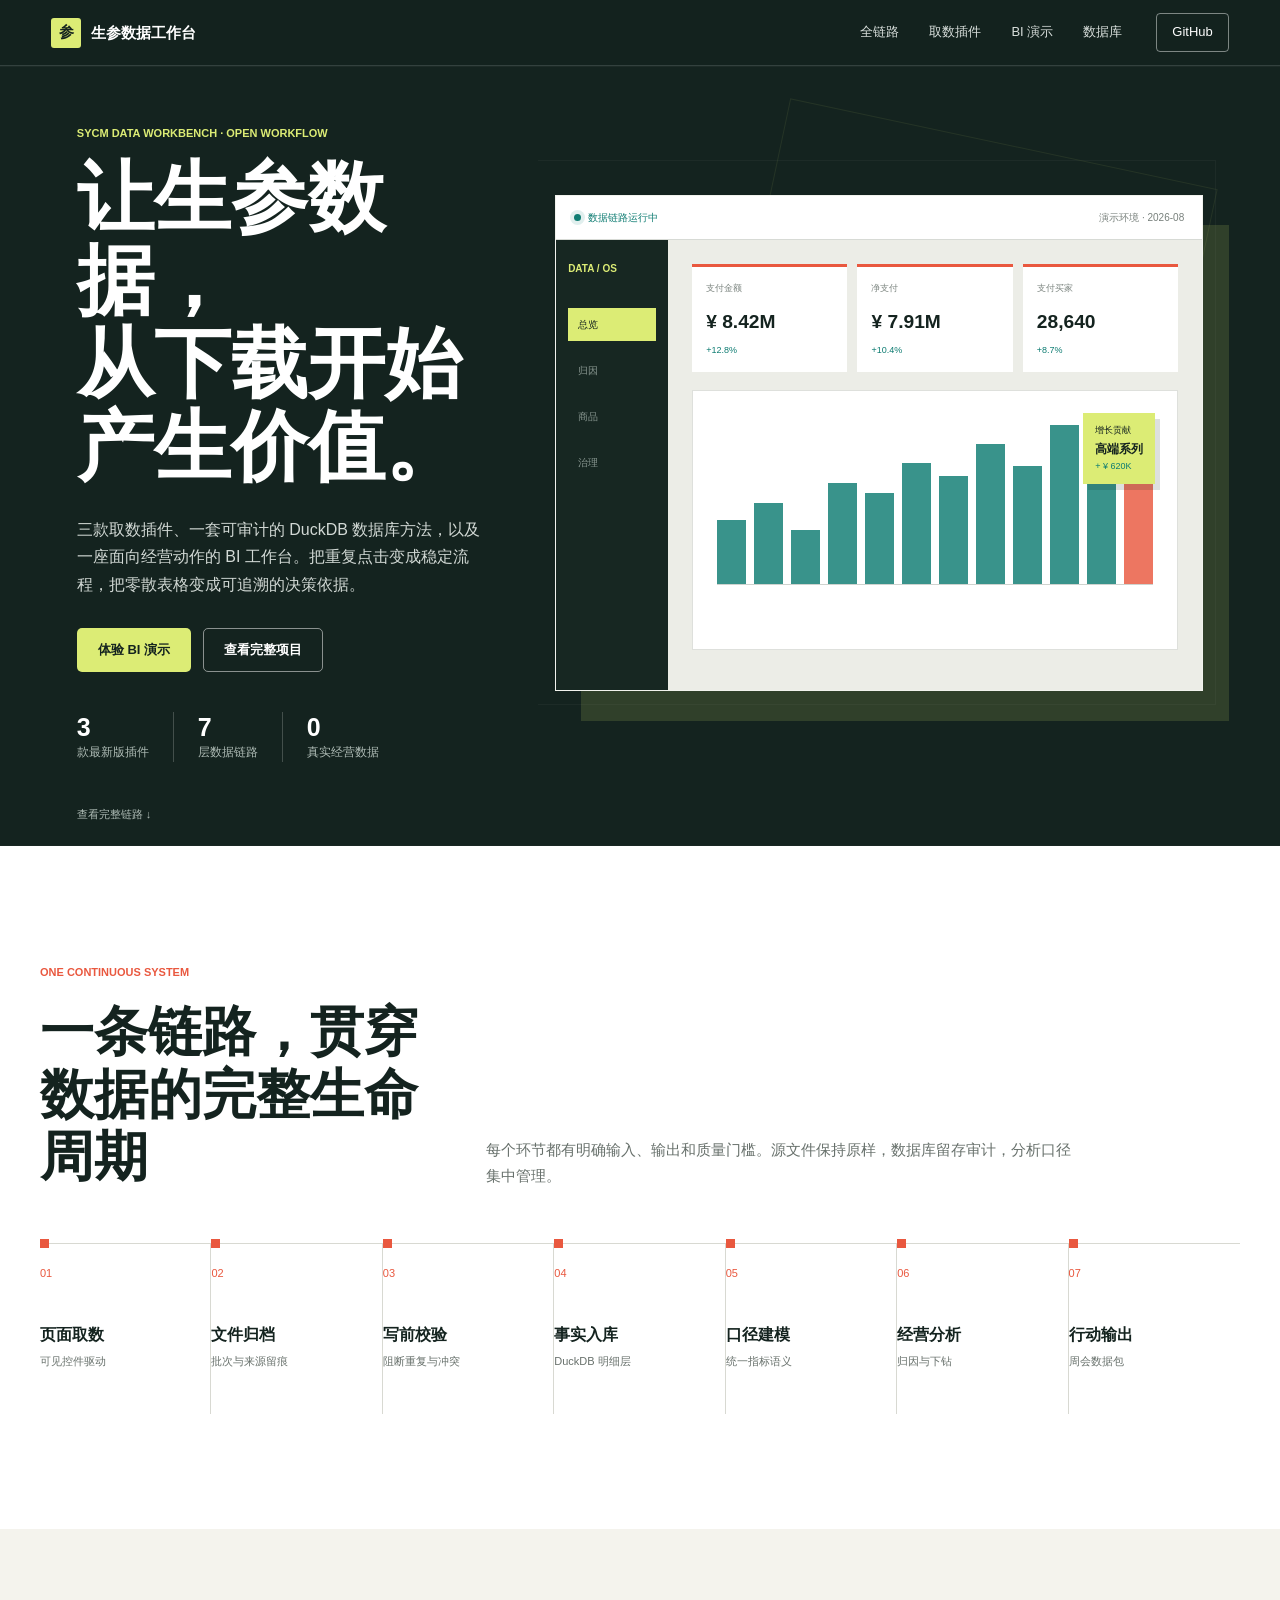
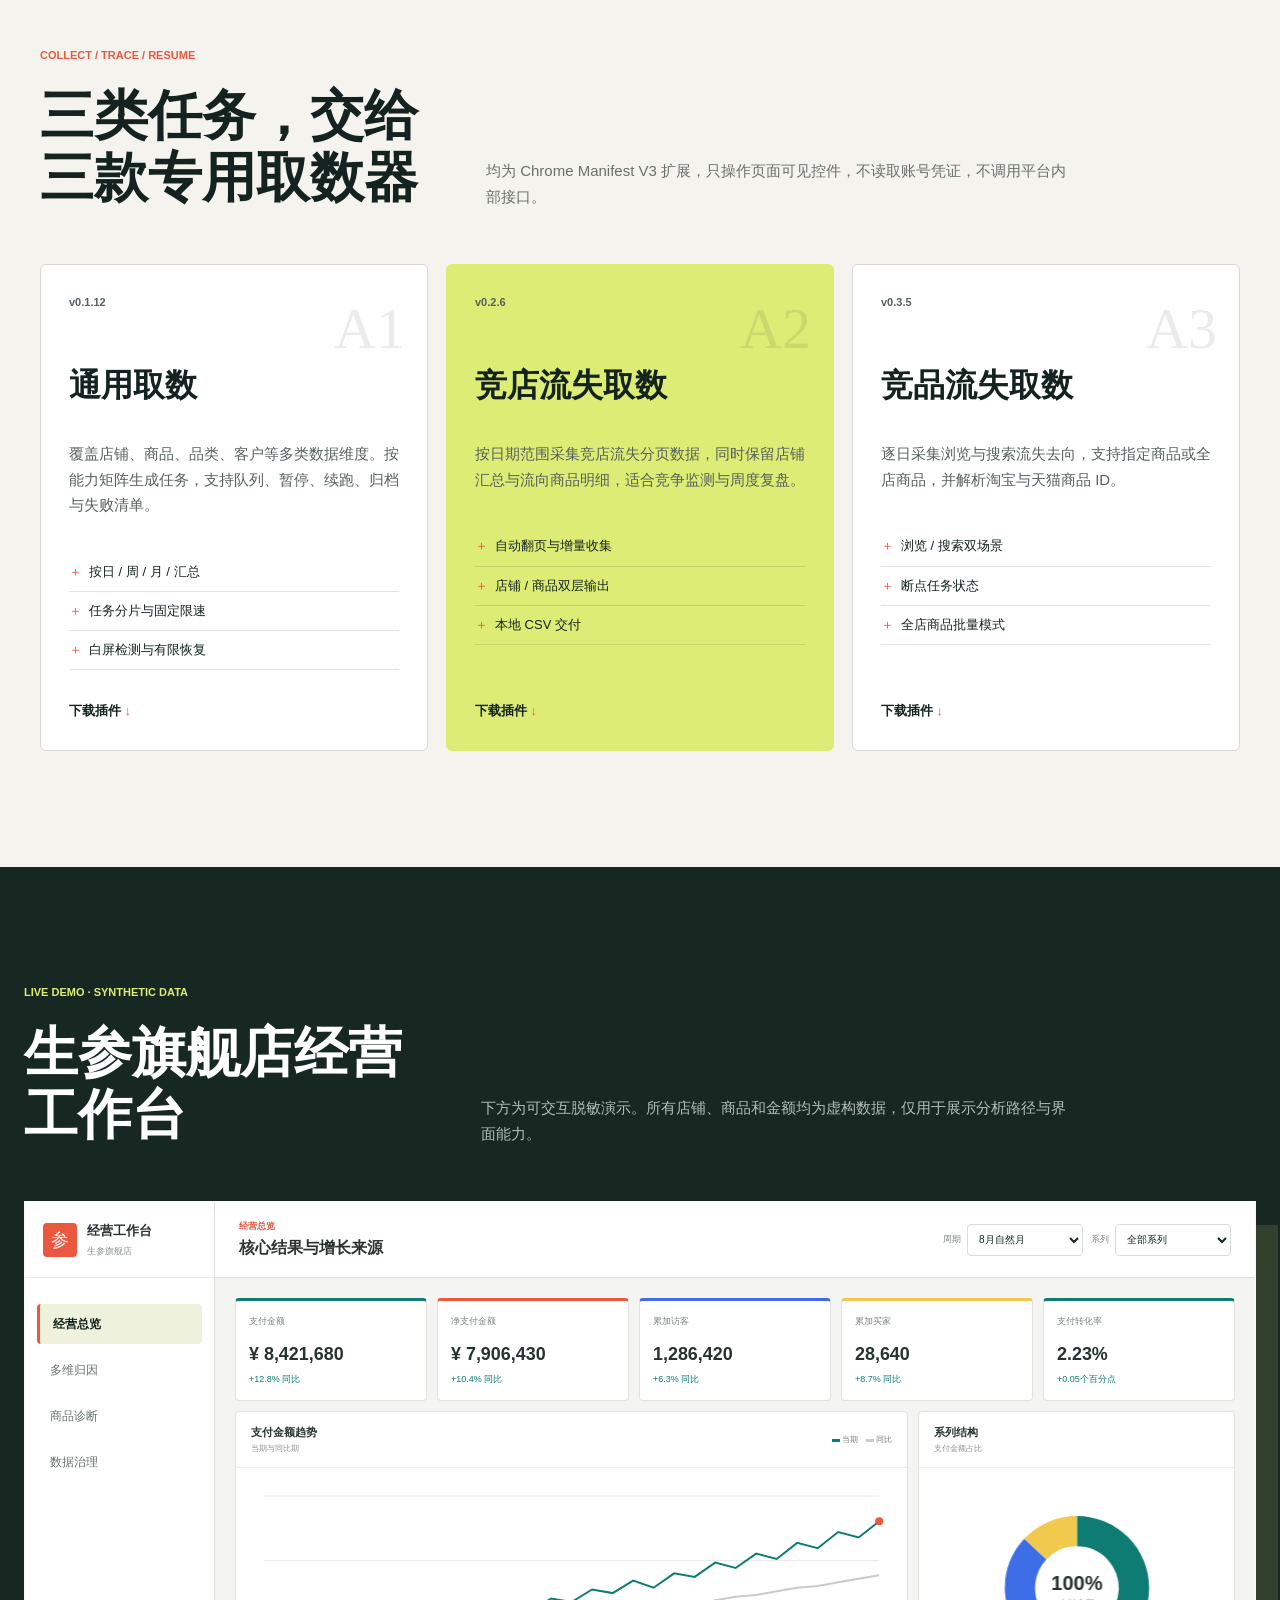
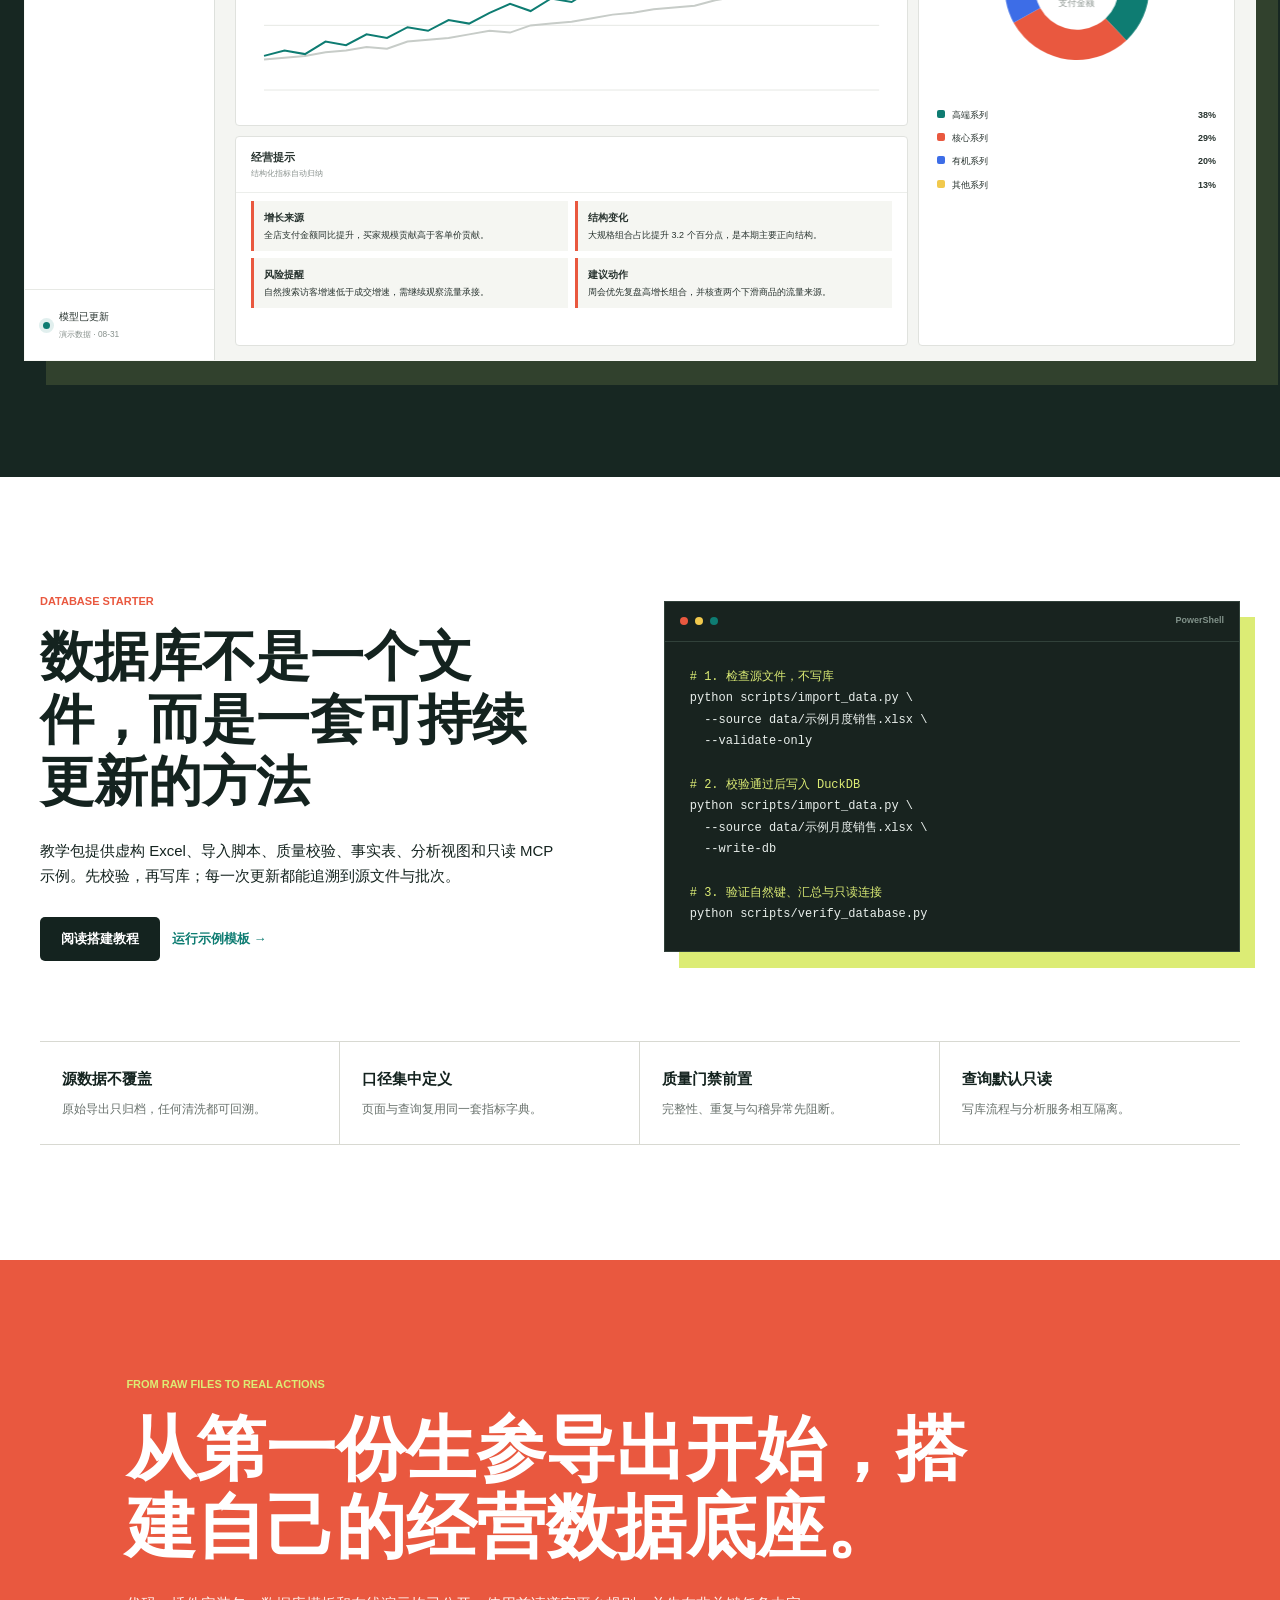
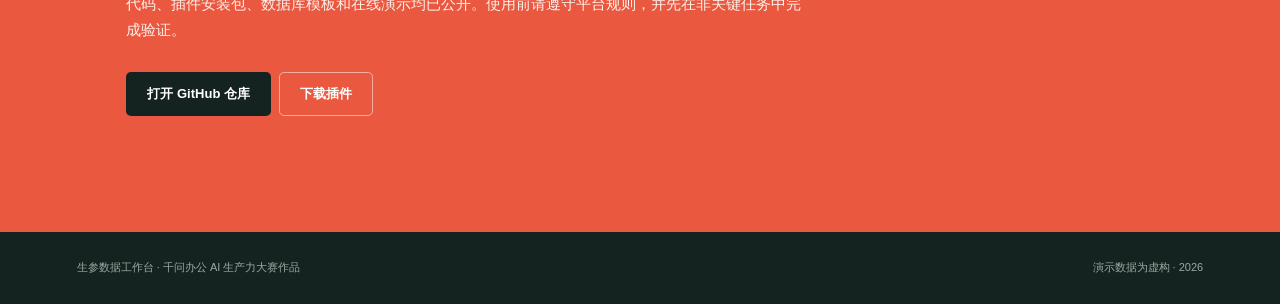
<file: docs/index.html>
<!doctype html>
<html lang="zh-CN">
<head>
  <meta charset="utf-8">
  <meta name="viewport" content="width=device-width, initial-scale=1">
  <meta name="description" content="生参数据工作台：从生意参谋取数、DuckDB 数据库搭建到 BI 经营分析的一站式开源方案。">
  <meta name="theme-color" content="#12231e">
  <title>生参数据工作台｜从取数到经营决策</title>
  <link rel="icon" href="data:,">
  <link rel="stylesheet" href="style.css">
</head>
<body>
  <a class="skip-link" href="#main">跳到正文</a>
  <header class="site-header">
    <a class="wordmark" href="#top" aria-label="生参数据工作台首页">
      <span class="wordmark-mark">参</span>
      <span>生参数据工作台</span>
    </a>
    <nav aria-label="主导航">
      <a href="#pipeline">全链路</a>
      <a href="#collectors">取数插件</a>
      <a href="#dashboard">BI 演示</a>
      <a href="#database">数据库</a>
    </nav>
    <a class="header-action" href="https://github.com/ZijieZh/sycm-data-workbench">GitHub</a>
  </header>

  <main id="main">
    <section class="hero" id="top">
      <div class="hero-grid" aria-hidden="true"></div>
      <div class="hero-copy reveal">
        <p class="eyebrow">SYCM DATA WORKBENCH · OPEN WORKFLOW</p>
        <h1>让生参数据，<br>从下载开始产生价值。</h1>
        <p class="hero-lead">三款取数插件、一套可审计的 DuckDB 数据库方法，以及一座面向经营动作的 BI 工作台。把重复点击变成稳定流程，把零散表格变成可追溯的决策依据。</p>
        <div class="hero-actions">
          <a class="button primary" href="#dashboard">体验 BI 演示</a>
          <a class="button ghost" href="https://github.com/ZijieZh/sycm-data-workbench">查看完整项目</a>
        </div>
        <div class="hero-meta" aria-label="项目摘要">
          <span><b>3</b> 款最新版插件</span>
          <span><b>7</b> 层数据链路</span>
          <span><b>0</b> 真实经营数据</span>
        </div>
      </div>

      <div class="hero-scene reveal delay-1" aria-label="数据工作台示意图">
        <div class="scene-topline">
          <span class="scene-status"><i></i> 数据链路运行中</span>
          <span>演示环境 · 2026-08</span>
        </div>
        <div class="scene-layout">
          <aside class="scene-rail">
            <strong>DATA / OS</strong>
            <span class="active">总览</span><span>归因</span><span>商品</span><span>治理</span>
          </aside>
          <div class="scene-main">
            <div class="scene-kpis">
              <div><span>支付金额</span><b>¥ 8.42M</b><em>+12.8%</em></div>
              <div><span>净支付</span><b>¥ 7.91M</b><em>+10.4%</em></div>
              <div><span>支付买家</span><b>28,640</b><em>+8.7%</em></div>
            </div>
            <div class="scene-chart">
              <div class="scene-bars"><i></i><i></i><i></i><i></i><i></i><i></i><i></i><i></i><i></i><i></i><i></i><i></i></div>
              <div class="scene-note"><span>增长贡献</span><b>高端系列</b><em>+ ¥ 620K</em></div>
            </div>
          </div>
        </div>
      </div>
      <a class="hero-next" href="#pipeline">查看完整链路 ↓</a>
    </section>

    <section class="pipeline section-band" id="pipeline">
      <div class="section-inner">
        <div class="section-heading reveal">
          <p class="eyebrow">ONE CONTINUOUS SYSTEM</p>
          <h2>一条链路，贯穿数据的完整生命周期</h2>
          <p>每个环节都有明确输入、输出和质量门槛。源文件保持原样，数据库留存审计，分析口径集中管理。</p>
        </div>
        <ol class="pipeline-track reveal delay-1">
          <li><span>01</span><b>页面取数</b><small>可见控件驱动</small></li>
          <li><span>02</span><b>文件归档</b><small>批次与来源留痕</small></li>
          <li><span>03</span><b>写前校验</b><small>阻断重复与冲突</small></li>
          <li><span>04</span><b>事实入库</b><small>DuckDB 明细层</small></li>
          <li><span>05</span><b>口径建模</b><small>统一指标语义</small></li>
          <li><span>06</span><b>经营分析</b><small>归因与下钻</small></li>
          <li><span>07</span><b>行动输出</b><small>周会数据包</small></li>
        </ol>
      </div>
    </section>

    <section class="collectors section-band" id="collectors">
      <div class="section-inner">
        <div class="section-heading reveal">
          <p class="eyebrow">COLLECT / TRACE / RESUME</p>
          <h2>三类任务，交给三款专用取数器</h2>
          <p>均为 Chrome Manifest V3 扩展，只操作页面可见控件，不读取账号凭证，不调用平台内部接口。</p>
        </div>
        <div class="collector-grid">
          <article class="collector-card reveal">
            <div class="collector-index">A1</div>
            <p class="version">v0.1.12</p>
            <h3>通用取数</h3>
            <p>覆盖店铺、商品、品类、客户等多类数据维度。按能力矩阵生成任务，支持队列、暂停、续跑、归档与失败清单。</p>
            <ul><li>按日 / 周 / 月 / 汇总</li><li>任务分片与固定限速</li><li>白屏检测与有限恢复</li></ul>
            <a href="https://github.com/ZijieZh/sycm-data-workbench/releases/latest/download/sycm-general-collector-v0.1.12.zip">下载插件</a>
          </article>
          <article class="collector-card feature reveal delay-1">
            <div class="collector-index">A2</div>
            <p class="version">v0.2.6</p>
            <h3>竞店流失取数</h3>
            <p>按日期范围采集竞店流失分页数据，同时保留店铺汇总与流向商品明细，适合竞争监测与周度复盘。</p>
            <ul><li>自动翻页与增量收集</li><li>店铺 / 商品双层输出</li><li>本地 CSV 交付</li></ul>
            <a href="https://github.com/ZijieZh/sycm-data-workbench/releases/latest/download/sycm-store-loss-v0.2.6.zip">下载插件</a>
          </article>
          <article class="collector-card reveal delay-2">
            <div class="collector-index">A3</div>
            <p class="version">v0.3.5</p>
            <h3>竞品流失取数</h3>
            <p>逐日采集浏览与搜索流失去向，支持指定商品或全店商品，并解析淘宝与天猫商品 ID。</p>
            <ul><li>浏览 / 搜索双场景</li><li>断点任务状态</li><li>全店商品批量模式</li></ul>
            <a href="https://github.com/ZijieZh/sycm-data-workbench/releases/latest/download/sycm-product-loss-v0.3.5.zip">下载插件</a>
          </article>
        </div>
      </div>
    </section>

    <section class="dashboard section-band" id="dashboard">
      <div class="section-inner wide">
        <div class="section-heading light reveal">
          <p class="eyebrow">LIVE DEMO · SYNTHETIC DATA</p>
          <h2>生参旗舰店经营工作台</h2>
          <p>下方为可交互脱敏演示。所有店铺、商品和金额均为虚构数据，仅用于展示分析路径与界面能力。</p>
        </div>

        <div class="bi-shell reveal delay-1">
          <aside class="bi-sidebar">
            <div class="bi-brand"><span>参</span><div><b>经营工作台</b><small>生参旗舰店</small></div></div>
            <div class="bi-nav" role="tablist" aria-label="BI 页面">
              <button class="active" role="tab" aria-selected="true" data-view="overview">经营总览</button>
              <button role="tab" aria-selected="false" data-view="attribution">多维归因</button>
              <button role="tab" aria-selected="false" data-view="products">商品诊断</button>
              <button role="tab" aria-selected="false" data-view="governance">数据治理</button>
            </div>
            <div class="bi-side-foot"><i></i><span>模型已更新<br><small>演示数据 · 08-31</small></span></div>
          </aside>

          <div class="bi-workspace">
            <div class="bi-toolbar">
              <div class="bi-title"><span id="bi-kicker">经营总览</span><b id="bi-title">核心结果与增长来源</b></div>
              <div class="bi-controls">
                <label>周期<select id="period-select"><option value="month">8月自然月</option><option value="30d">近30天</option><option value="7d">近7天</option></select></label>
                <label>系列<select id="series-select"><option value="all">全部系列</option><option value="premium">高端系列</option><option value="core">核心系列</option></select></label>
              </div>
            </div>

            <div class="bi-view active" data-panel="overview">
              <div class="kpi-row" id="kpi-row"></div>
              <div class="bi-grid">
                <section class="bi-panel trend-panel"><div class="panel-head"><div><b>支付金额趋势</b><small>当期与同比期</small></div><span class="legend"><i></i> 当期　<i></i> 同比</span></div><canvas id="trend-chart" aria-label="支付金额趋势图"></canvas></section>
                <section class="bi-panel mix-panel"><div class="panel-head"><div><b>系列结构</b><small>支付金额占比</small></div></div><canvas id="mix-chart" aria-label="系列结构图"></canvas><div id="mix-legend" class="mix-legend"></div></section>
                <section class="bi-panel insight-panel"><div class="panel-head"><div><b>经营提示</b><small>结构化指标自动归纳</small></div></div><div class="insight-list" id="insight-list"></div></section>
              </div>
            </div>

            <div class="bi-view" data-panel="attribution">
              <div class="analysis-lead"><span>系列 × 包装组 × 新老客</span><b>增长由哪里来，下降发生在哪里</b><p>点击组合行可继续下钻至商品明细。</p></div>
              <div class="bi-panel table-panel"><table><thead><tr><th>组合</th><th>支付金额</th><th>同比变化</th><th>贡献额</th><th>贡献度</th></tr></thead><tbody id="attribution-body"></tbody></table></div>
            </div>

            <div class="bi-view" data-panel="products">
              <div class="analysis-lead"><span>商品诊断</span><b>把汇总变化落到具体商品</b><p>示例商品均为虚构名称与编号。</p></div>
              <div class="bi-panel table-panel"><table><thead><tr><th>商品</th><th>系列</th><th>支付金额</th><th>同比</th><th>诊断</th></tr></thead><tbody id="product-body"></tbody></table></div>
            </div>

            <div class="bi-view" data-panel="governance">
              <div class="governance-grid">
                <div class="quality-score"><span>QUALITY GATE</span><b>98.7</b><small>数据质量得分</small></div>
                <div class="check-list">
                  <div><i class="ok"></i><span><b>自然键唯一</b><small>重复组合 0</small></span></div>
                  <div><i class="ok"></i><span><b>金额勾稽通过</b><small>源文件与事实表一致</small></span></div>
                  <div><i class="ok"></i><span><b>日期连续</b><small>31 / 31 天</small></span></div>
                  <div><i class="warn"></i><span><b>2 个待治理标签</b><small>不阻断当前分析</small></span></div>
                </div>
              </div>
              <div class="audit-line"><span>源文件</span><i></i><span>文件哈希</span><i></i><span>批次校验</span><i></i><span>事实表</span><i></i><span>分析模型</span></div>
            </div>
          </div>
        </div>
      </div>
    </section>

    <section class="database section-band" id="database">
      <div class="section-inner">
        <div class="database-layout">
          <div class="section-heading reveal">
            <p class="eyebrow">DATABASE STARTER</p>
            <h2>数据库不是一个文件，而是一套可持续更新的方法</h2>
            <p>教学包提供虚构 Excel、导入脚本、质量校验、事实表、分析视图和只读 MCP 示例。先校验，再写库；每一次更新都能追溯到源文件与批次。</p>
            <div class="database-actions"><a class="button dark" href="https://github.com/ZijieZh/sycm-data-workbench/tree/main/database-starter">阅读搭建教程</a><a class="text-link" href="https://github.com/ZijieZh/sycm-data-workbench/tree/main/database-starter/template">运行示例模板 →</a></div>
          </div>
          <div class="terminal reveal delay-1" aria-label="DuckDB 模板运行命令">
            <div class="terminal-bar"><span></span><span></span><span></span><b>PowerShell</b></div>
            <pre><code><em># 1. 检查源文件，不写库</em>
python scripts/import_data.py \
  --source data/示例月度销售.xlsx \
  --validate-only

<em># 2. 校验通过后写入 DuckDB</em>
python scripts/import_data.py \
  --source data/示例月度销售.xlsx \
  --write-db

<em># 3. 验证自然键、汇总与只读连接</em>
python scripts/verify_database.py</code></pre>
          </div>
        </div>
        <div class="principles">
          <div><b>源数据不覆盖</b><span>原始导出只归档，任何清洗都可回溯。</span></div>
          <div><b>口径集中定义</b><span>页面与查询复用同一套指标字典。</span></div>
          <div><b>质量门禁前置</b><span>完整性、重复与勾稽异常先阻断。</span></div>
          <div><b>查询默认只读</b><span>写库流程与分析服务相互隔离。</span></div>
        </div>
      </div>
    </section>

    <section class="cta section-band">
      <div class="section-inner cta-inner reveal">
        <p class="eyebrow">FROM RAW FILES TO REAL ACTIONS</p>
        <h2>从第一份生参导出开始，搭建自己的经营数据底座。</h2>
        <p>代码、插件安装包、数据库模板和在线演示均已公开。使用前请遵守平台规则，并先在非关键任务中完成验证。</p>
        <div><a class="button primary" href="https://github.com/ZijieZh/sycm-data-workbench">打开 GitHub 仓库</a><a class="button ghost-light" href="#collectors">下载插件</a></div>
      </div>
    </section>
  </main>

  <footer><span>生参数据工作台 · 千问办公 AI 生产力大赛作品</span><span>演示数据为虚构 · 2026</span></footer>
  <script src="app.js"></script>
</body>
</html>
</file>
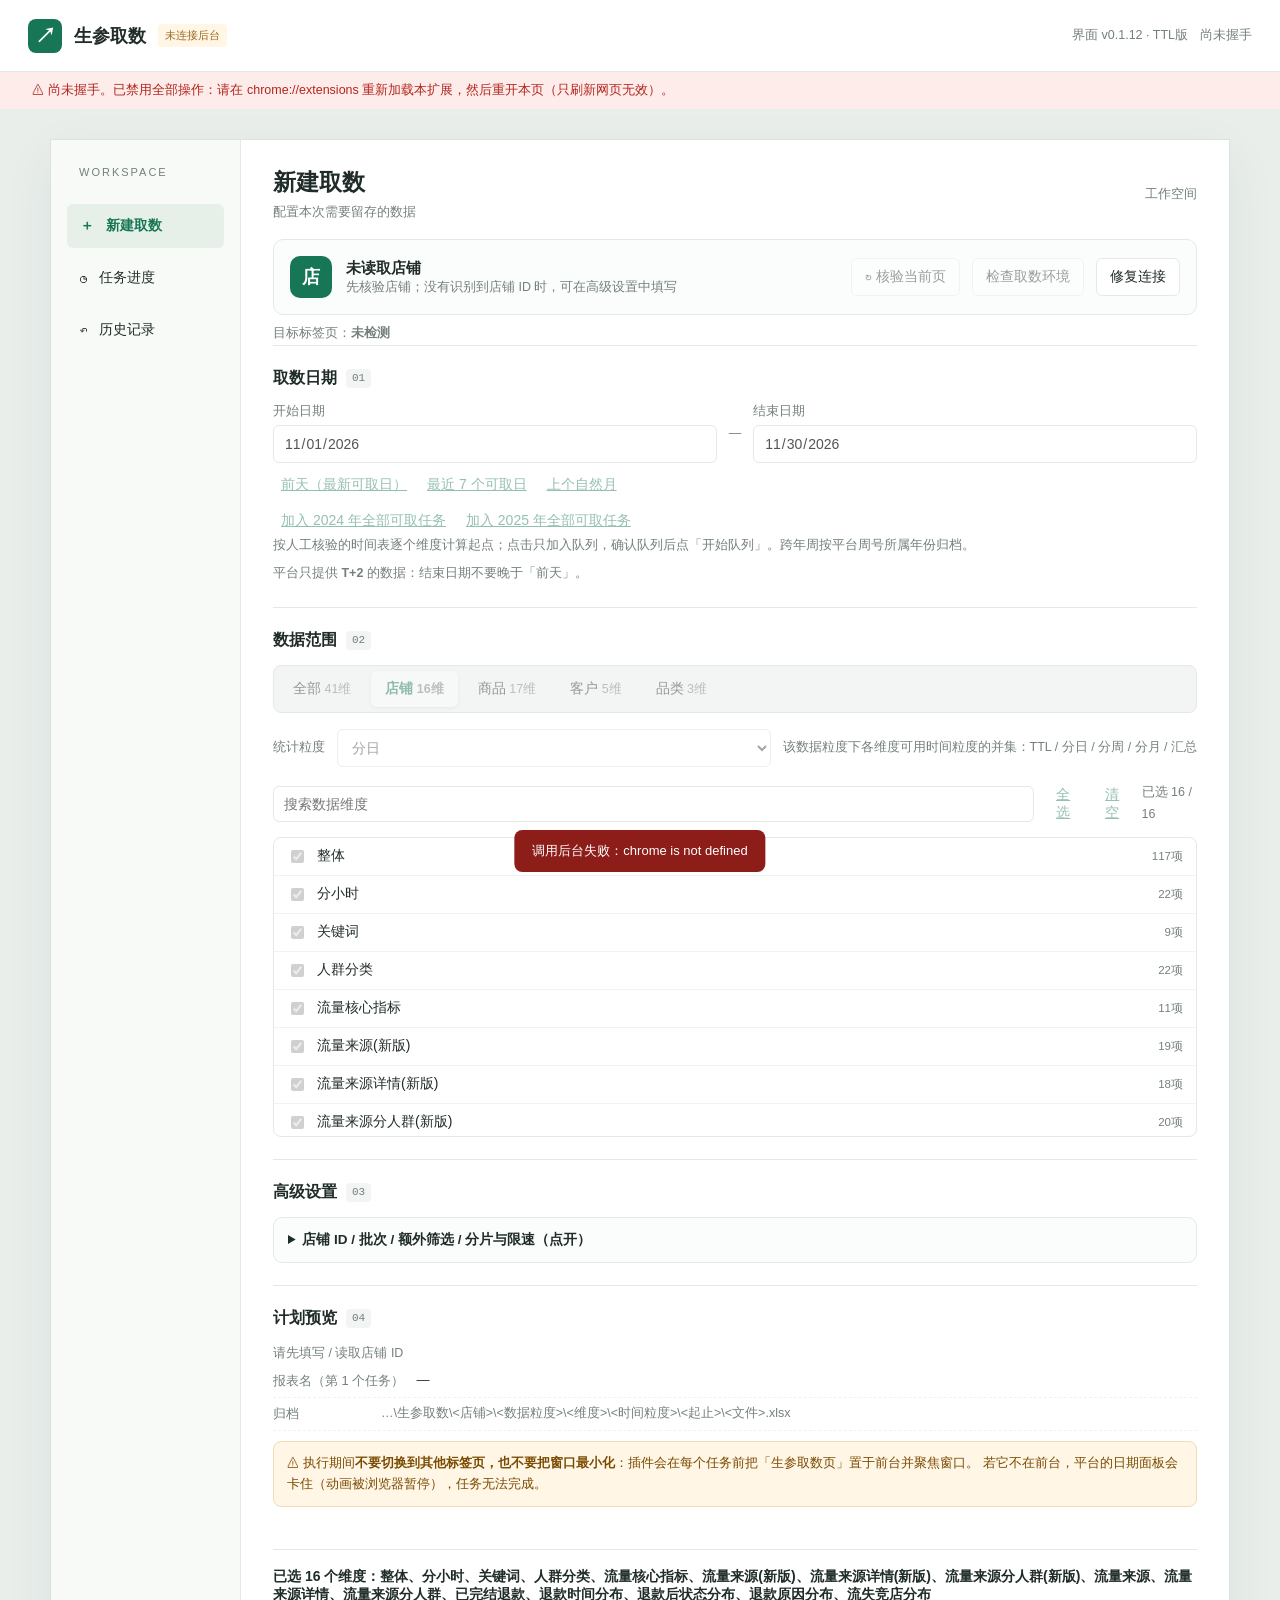
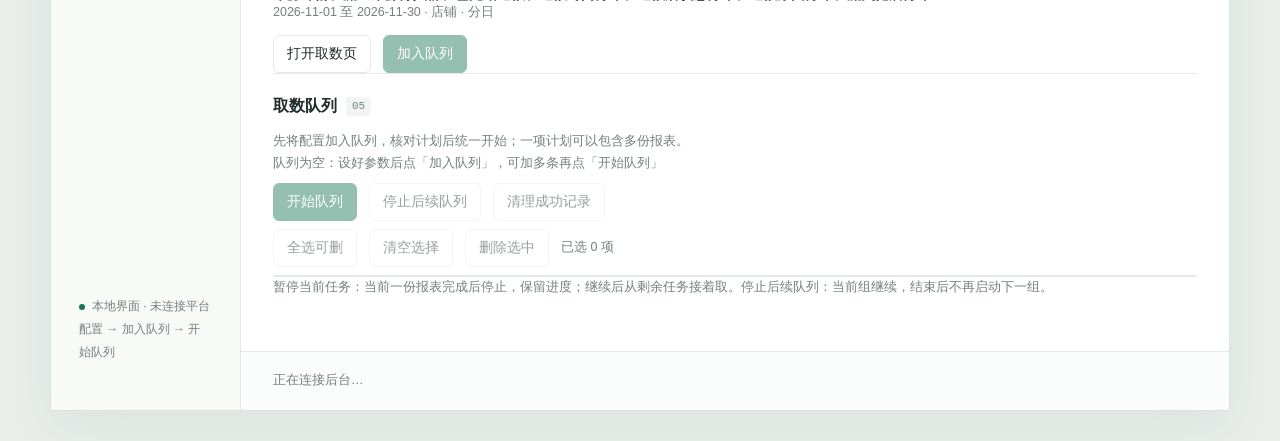
<file: extensions/general-collector/app.html>
<!doctype html>
<html lang="zh-CN">
<head>
<meta charset="utf-8">
<meta name="viewport" content="width=device-width,initial-scale=1">
<meta name="sr-version" content="0.1.12">
<title>生参取数 · 工作台</title>
<style>
:root{--green:#177655;--green-soft:#e6f0e9;--ink:#202c29;--muted:#74807b;--line:#e4e9e6;--bg:#e9eeeb;
--warn:#b26a00;--warn-bg:#fff6e5;--err:#b3261e;--err-bg:#fdecea;--ok:#177655;--ok-bg:#e8f4ee}
*{box-sizing:border-box}
body{margin:0;background:var(--bg);color:var(--ink);font:14px 'Microsoft YaHei',-apple-system,'Segoe UI',sans-serif}
button,input,select,textarea{font:inherit}
button{cursor:pointer;border:1px solid var(--line);background:#fff;color:inherit;border-radius:6px;padding:9px 13px}
button:hover:not(:disabled){background:#f0f5f2}
button:disabled{cursor:not-allowed;opacity:.45}
button:focus-visible,input:focus-visible,select:focus-visible,textarea:focus-visible{outline:3px solid #80bca5;outline-offset:2px}
button.primary{background:var(--green);border-color:var(--green);color:#fff}
button.primary:hover:not(:disabled){background:#125f45}
button.ghost{border-color:transparent;background:transparent;color:var(--green);padding:6px 8px}
button.link{border:0;background:transparent;color:var(--green);padding:5px 8px;text-decoration:underline}
input[type=text],input[type=date],input[type=number],select,textarea{width:100%;padding:9px 10px;border:1px solid var(--line);border-radius:6px;background:#fff}
textarea{min-height:64px;resize:vertical;font-family:ui-monospace,Consolas,monospace;font-size:13px}
header{height:72px;padding:0 28px;display:flex;align-items:center;justify-content:space-between;border-bottom:1px solid var(--line);background:#fff}
.brand{display:flex;align-items:center;gap:12px;font-size:18px;font-weight:700}
.mark{display:grid;place-items:center;background:var(--green);color:#fff;width:34px;height:34px;border-radius:8px;font-size:21px}
.tag{font-size:11px;font-weight:400;color:#9b6b23;background:var(--warn-bg);padding:4px 7px;border-radius:4px}
.tag.ok{color:var(--green);background:var(--ok-bg)}
.shell{max-width:1180px;margin:30px auto;background:#fff;min-height:820px;display:grid;grid-template-columns:190px 1fr;border:1px solid #dce3de;box-shadow:0 16px 48px #243e3010}
.rail{background:#f8faf8;border-right:1px solid var(--line);padding:26px 16px;display:flex;flex-direction:column;gap:8px}
.rail small{color:var(--muted);padding:0 12px;margin-bottom:18px;font-size:11px;letter-spacing:2px}
.nav{display:flex;gap:12px;align-items:center;border:0;text-align:left;padding:13px;background:transparent}
.nav.active{background:var(--green-soft);color:var(--green);font-weight:700}
.rail footer{margin-top:auto;padding:20px 12px;color:var(--muted);font-size:12px;line-height:1.9}
.dot{display:inline-block;width:6px;height:6px;background:var(--green);border-radius:50%;margin-right:7px}
main{min-width:0;display:flex;flex-direction:column}
.top{padding:27px 32px 18px;display:flex;align-items:center;justify-content:space-between}
.top h1{font-size:23px;margin:0 0 6px}
.sub{font-size:12.5px;color:var(--muted)}
.content{padding:0 32px 30px;flex:1}
.page{display:none}
.page.active{display:block}
.quiet{color:var(--muted);font-size:12.5px}
.section{border-top:1px solid var(--line);padding:22px 0}
.section:first-of-type{border-top:0}
.section h2{font-size:16px;margin:0 0 14px;display:flex;align-items:center;gap:9px}
.section h2 span{font:11px/1 ui-monospace,monospace;color:var(--muted);background:#f2f5f3;border-radius:4px;padding:4px 6px}
.row{display:flex;gap:12px;align-items:center;flex-wrap:wrap}
.grid2{display:grid;grid-template-columns:1fr 1fr;gap:12px}
.grid3{display:grid;grid-template-columns:repeat(3,1fr);gap:12px}
.field{flex:1;min-width:140px}
.field label{display:block;font-size:12.5px;color:var(--muted);margin-bottom:5px}
.store{display:flex;align-items:center;gap:14px;border:1px solid var(--line);border-radius:10px;padding:16px;background:#fbfdfc}
.avatar{width:42px;height:42px;border-radius:10px;background:var(--green);color:#fff;display:grid;place-items:center;font-size:18px;font-weight:700}
.store div strong{display:block;font-size:15px}
.segmented,.segments{display:flex;gap:6px;background:#f2f5f3;border:1px solid var(--line);border-radius:8px;padding:5px;flex-wrap:wrap}
.segmented button,.segments button{border:0;background:transparent;padding:9px 14px;border-radius:6px}
.segmented button.active,.segments button.active{background:#fff;box-shadow:0 1px 3px #243e3020;font-weight:700;color:var(--green)}
.presets{display:flex;gap:4px;margin-top:8px;flex-wrap:wrap}
.dimtools{display:flex;gap:10px;align-items:center;margin:14px 0 10px}
.dims{border:1px solid var(--line);border-radius:8px;max-height:300px;overflow:auto}
.dim{display:flex;gap:10px;align-items:center;padding:9px 13px;border-bottom:1px solid #f1f4f2}
.dim:last-child{border-bottom:0}
.dim.disabled{opacity:.5}
.dim input{width:auto}
.dim em{margin-left:auto;font-style:normal;font-size:11.5px;color:var(--warn);background:var(--warn-bg);border-radius:4px;padding:3px 6px}
.dim .mc{margin-left:auto;font-size:11.5px;color:var(--muted)}
.dim .mc.unknown{color:var(--warn)}
.summary{display:flex;align-items:center;gap:14px;justify-content:space-between;border-top:1px solid var(--line);
padding:18px 0 0;margin-top:20px;flex-wrap:wrap}
.hint{font-size:12.5px;color:var(--muted);line-height:1.75}
.hint code{background:#f2f5f3;padding:1px 5px;border-radius:4px;font-family:ui-monospace,Consolas,monospace}
.note{border-radius:8px;padding:11px 13px;font-size:12.5px;line-height:1.7;margin-top:10px}
.note.warn{background:var(--warn-bg);color:#7a4a00;border:1px solid #f0dcb8}
.note.err{background:var(--err-bg);color:var(--err);border:1px solid #f3c9c5}
.note.ok{background:var(--ok-bg);color:var(--green);border:1px solid #c9e3d7}
.bar{height:10px;border-radius:6px;background:#eef2f0;overflow:hidden;margin:14px 0 16px}
.bar i{display:block;height:100%;background:var(--green);width:0;transition:width .3s}
.tiles{display:grid;grid-template-columns:repeat(4,1fr);gap:10px}
.tile{border:1px solid var(--line);border-radius:9px;padding:13px;text-align:center;background:#fbfdfc}
.tile b{display:block;font-size:23px}
.tile span{font-size:12px;color:var(--muted)}
.tile.failed b{color:var(--err)}
.tile.gap b{color:var(--warn)}
.kv{display:flex;gap:12px;padding:7px 0;border-bottom:1px dashed #eef2f0;font-size:13px}
.kv span:first-child{color:var(--muted);min-width:96px}
.kv span:last-child{word-break:break-all}
.gap-list{max-height:190px;overflow:auto;font-family:ui-monospace,Consolas,monospace;font-size:12px;color:#7a4a00;margin-top:8px}
/* 取数队列（2026-09-18）：一行一项，序号 + 标签 + 状态 + 操作 */
.queue{margin-top:6px;border:1px solid var(--line);border-radius:9px;overflow:hidden}
.qrow{display:grid;grid-template-columns:24px 34px minmax(0,1fr) 96px minmax(108px,180px);gap:10px;align-items:center;padding:9px 12px;border-bottom:1px solid #f1f4f2;font-size:12.5px}
.qrow:last-child{border-bottom:0}
.qrow.readonly{grid-template-columns:34px minmax(0,1fr) 140px}
.qrow.readonly .note{grid-column:2 / -1}
.qrow .pick{display:flex;align-items:center;justify-content:center}
.qrow .pick input{width:16px;height:16px;margin:0}
.qrow .seq{color:var(--muted);font-weight:700;text-align:center}
.qrow .lab{overflow:hidden;text-overflow:ellipsis;white-space:nowrap}
.qrow .st{font-weight:700;font-size:12px}
.qrow .st.pending{color:var(--muted)}
.qrow .st.running{color:var(--green)}
.qrow .st.done{color:var(--green)}
.qrow .st.failed{color:var(--err)}
.qrow .act{display:flex;gap:4px;justify-content:flex-end}
.qrow .act button{padding:3px 7px;font-size:11.5px;border-radius:6px}
.qrow .note{grid-column:3 / -1;color:var(--warn);font-size:11.5px;margin-top:-2px}
.qempty{padding:12px;color:var(--muted);font-size:12.5px}
.toolbar{display:flex;gap:10px;flex-wrap:wrap;border-top:1px solid var(--line);padding:18px 32px;background:#fbfdfc}
.history{border:1px solid var(--line);border-radius:9px;overflow:hidden}
.hrow{display:grid;grid-template-columns:1.4fr 1.6fr 1fr 0.8fr 1fr;gap:10px;padding:11px 14px;border-bottom:1px solid #f1f4f2;font-size:12.5px;align-items:center}
.hrow.head{background:#f8faf8;color:var(--muted);font-size:11.5px;letter-spacing:.5px}
.hrow:last-child{border-bottom:0}
.hrow .st{font-weight:700}
.hrow .st.completed{color:var(--green)}
.hrow .st.error,.hrow .st.ended{color:var(--warn)}
.banner{display:none;padding:10px 32px;background:var(--err-bg);color:var(--err);font-size:12.5px}
.banner.show{display:block}
#msg{position:fixed;left:50%;bottom:28px;transform:translateX(-50%);max-width:70vw;padding:12px 18px;border-radius:8px;
background:#202c29;color:#fff;font-size:13px;opacity:0;pointer-events:none;transition:opacity .2s;z-index:9}
#msg.show{opacity:1}
#msg.err{background:#8c1d18}
#msg.ok{background:var(--green)}
dialog{border:0;border-radius:12px;padding:24px;max-width:560px;box-shadow:0 24px 64px #243e3030}
dialog::backdrop{background:#202c2960}
details{border:1px solid var(--line);border-radius:9px;padding:0 14px;background:#fbfdfc}
details>summary{cursor:pointer;padding:13px 0;font-weight:700;font-size:13.5px}
details[open]>summary{border-bottom:1px solid var(--line);margin-bottom:14px}
details .inner{padding-bottom:16px}
@media (max-width:900px){.shell{grid-template-columns:1fr}.rail{flex-direction:row;align-items:center}.rail small,.rail footer{display:none}.tiles{grid-template-columns:repeat(2,1fr)}.grid2,.grid3{grid-template-columns:1fr}}
</style>
</head>
<body>
<header>
  <div class="brand"><span class="mark">↗</span>生参取数 <span class="tag" id="modeTag">工作台</span></div>
  <div class="row">
    <span class="quiet" id="versionLine">v…</span>
    <span class="quiet" id="handshakeLine"></span>
  </div>
</header>
<div class="banner" id="lockBanner"></div>

<div class="shell">
  <aside class="rail">
    <small>WORKSPACE</small>
    <button class="nav active" data-page="new"><span>＋</span>新建取数</button>
    <button class="nav" data-page="progress"><span>◷</span>任务进度</button>
    <button class="nav" data-page="history"><span>↶</span>历史记录</button>
    <footer>
      <span class="dot"></span>本地界面 · 未连接平台<br>
      配置 → 加入队列 → 开始队列
    </footer>
  </aside>

  <main>
    <div class="top">
      <div>
        <h1 id="title">新建取数</h1>
        <div class="sub" id="subtitle">配置本次需要留存的数据</div>
      </div>
      <span class="quiet" id="dateLabel">工作空间</span>
    </div>

    <div class="content">
      <!-- ============================ 新建取数 ============================ -->
      <section class="page active" id="page-new">
        <div class="store">
          <div class="avatar" id="storeAvatar">店</div>
          <div style="flex:1">
            <strong id="storeName">未读取店铺</strong>
            <span class="quiet" id="storeHint">先核验店铺；没有识别到店铺 ID 时，可在高级设置中填写</span>
          </div>
          <div class="row">
            <button id="btnReadStore">↻ 核验当前页</button>
            <button id="btnPreflight" title="检查取数表单、登录状态与必填项">检查取数环境</button>
            <button id="btnReconnect" title="刷新目标生参页，恢复扩展页面脚本连接；页面未提交内容会重置">修复连接</button>
          </div>
        </div>
        <div class="hint" style="margin-top:8px">目标标签页：<b id="tabState">未检测</b> <select id="tabSelect" style="width:auto;display:none;margin-left:8px"></select></div>
        <div class="hint" id="preflightHint" aria-live="polite"></div>

        <div class="section">
          <h2>取数日期 <span>01</span></h2>
          <div class="row">
            <div class="field"><label for="startDate">开始日期</label><input type="date" id="startDate"></div>
            <span class="quiet">—</span>
            <div class="field"><label for="endDate">结束日期</label><input type="date" id="endDate"></div>
          </div>
          <div class="presets">
            <button class="link" data-range="available">前天（最新可取日）</button>
            <button class="link" data-range="week">最近 7 个可取日</button>
            <button class="link" data-range="month">上个自然月</button>
          </div>
          <div class="presets">
            <button class="link" id="btnYear2024">加入 2024 年全部可取任务</button>
            <button class="link" id="btnYear2025">加入 2025 年全部可取任务</button>
          </div>
          <div class="hint">按人工核验的时间表逐个维度计算起点；点击只加入队列，确认队列后点「开始队列」。跨年周按平台周号所属年份归档。</div>
          <div class="hint" style="margin-top:6px">平台只提供 <b>T+2</b> 的数据：结束日期不要晚于「前天」。</div>
        </div>

        <div class="section">
          <h2>数据范围 <span>02</span></h2>
          <div class="segments" id="scope"></div>
          <div class="row" style="margin-top:16px">
            <label class="quiet" for="timeGrainSelect">统计粒度</label>
            <select id="timeGrainSelect" style="width:auto;flex:1"></select>
            <span class="hint" id="grainHint"></span>
          </div>
          <div class="dimtools">
            <input type="text" id="dimSearch" placeholder="搜索数据维度" aria-label="搜索数据维度">
            <button class="link" id="btnAllDims">全选</button>
            <button class="link" id="btnNoDims">清空</button>
            <span class="hint" id="dimCount"></span>
          </div>
          <div class="dims" id="dimList"></div>
        </div>

        <div class="section">
          <h2>高级设置 <span>03</span></h2>
          <details id="advanced">
            <summary>店铺 ID / 批次 / 额外筛选 / 分片与限速（点开）</summary>
            <div class="inner">
              <div class="grid3">
                <div><label class="quiet" for="storeIdInput">店铺 ID（必填）</label><input type="text" id="storeIdInput" placeholder="请核验当前页面后自动读取"></div>
                <div><label class="quiet" for="batchInput">批次号（可选）</label><input type="text" id="batchInput" placeholder="如 B01"></div>
                <div><label class="quiet" for="chunkSelect">分片单位</label>
                  <select id="chunkSelect">
                    <option value="">自动（推荐）</option>
                    <option value="month">按自然月</option>
                    <option value="week">按周（周一~周日）</option>
                    <option value="day">按天（最细）</option>
                    <option value="none">不切（整段一片）</option>
                  </select>
                </div>
              </div>
              <div class="grid2" style="margin-top:12px">
                <div><label class="quiet" for="intervalInput">任务固定间隔（毫秒）</label><input type="number" id="intervalInput" min="1000" step="500"></div>
                <div><label class="quiet" for="timeoutInput">单任务超时（秒）</label><input type="number" id="timeoutInput" min="30" step="30"></div>
              </div>
              <div class="hint" style="margin-top:8px">
                自动 = 按「维度 × 时间粒度」逐维度决定：分周→按周；<b>行数风险高的明细维度</b>（如「流量来源详情」，实测整月分日导出被平台截断在 10 万行）分日→按周；其余→按自然月。
              </div>
              <div style="margin-top:14px">
                <label class="quiet" for="efvInput">额外筛选值（可选；不填则用平台默认值）</label>
                <textarea id="efvInput" placeholder="关键词.分词类型=长尾词&#10;流量来源.转化效果归属=全部"></textarea>
                <div class="hint" style="margin-top:6px">
                  语法 <code>维度.控件=值</code>，多条用 <code>；</code> 或换行分隔，多选取值用 <code>+</code> 连接，<code>*.控件=值</code> 对所有维度生效。<br>
                  ⚠️ 控件是<b>按时间粒度</b>变的（例：品类/整体 的分日/分周/分月有「终端类型+类目」，<b>汇总只有「类目」</b>）；
                  写错的维度/控件会在「加入队列」前被拒绝，不会静默忽略。<span id="efvHint"></span>
                </div>
              </div>
            </div>
          </details>
        </div>

        <div class="section">
          <h2>计划预览 <span>04</span></h2>
          <div class="hint" id="planHint">—</div>
          <div class="kv"><span>报表名（第 1 个任务）</span><span id="reportNameHint">—</span></div>
          <div class="kv"><span>归档</span><span class="quiet">…\生参取数\&lt;店铺&gt;\&lt;数据粒度&gt;\&lt;维度&gt;\&lt;时间粒度&gt;\&lt;起止&gt;\&lt;文件&gt;.xlsx</span></div>
          <div class="note warn">
            ⚠ 执行期间<b>不要切换到其他标签页，也不要把窗口最小化</b>：插件会在每个任务前把「生参取数页」置于前台并聚焦窗口。
            若它不在前台，平台的日期面板会卡住（动画被浏览器暂停），任务无法完成。
          </div>
        </div>

        <div class="summary">
          <div>
            <strong id="selectionSummary">尚未选择维度</strong>
            <div class="quiet" id="rangeSummary"></div>
          </div>
          <div class="row">
            <button id="btnOpenPage">打开取数页</button>
            <button id="btnQueueAdd" class="primary">加入队列</button>
          </div>
        </div>

        <!-- 取数队列（2026-09-18）：把多份配置排成队，按加入顺序依次执行 -->
        <div class="section" id="queueSection">
          <h2>取数队列 <span>05</span></h2>
          <div class="hint">先将配置加入队列，核对计划后统一开始；一项计划可以包含多份报表。</div>
          <div class="hint" id="queueSummary">队列为空：设好参数后点「加入队列」，可加多条再点「开始队列」</div>
          <div class="row" style="margin:8px 0">
            <button id="btnQueueRun" class="primary">开始队列</button>
            <button id="btnQueueStop" title="只停止后续队列；当前任务请用旁边的暂停按钮">停止后续队列</button>
            <button id="btnQueuePause">暂停当前任务</button>
            <button id="btnQueueResume">继续当前任务</button>
            <button id="btnQueueClear" title="只移除成功计划记录，保留失败计划和已下载文件">清理成功记录</button>
          </div>
          <div class="row" style="margin:8px 0">
            <button data-qbulk="all">全选可删</button>
            <button data-qbulk="clear">清空选择</button>
            <button data-qbulk="remove">删除选中</button>
            <span class="hint" data-qcount>已选 0 项</span>
          </div>
          <div id="queueList" class="queue"></div>
          <div class="hint" id="queueHint">暂停当前任务：当前一份报表完成后停止，保留进度；继续后从剩余任务接着取。停止后续队列：当前组继续，结束后不再启动下一组。</div>
        </div>
      </section>

      <!-- ============================ 任务进度 ============================ -->
      <section class="page" id="page-progress">
        <div class="section">
          <h2>会话状态 <span>05</span></h2>
          <div class="row" style="justify-content:space-between">
            <div>
              <strong id="sessionStatus">无会话</strong>
              <span class="quiet" id="sessionId"></span>
              <div class="quiet" id="sessionRange"></div>
            </div>
            <div class="row">
              <button id="btnRefresh">刷新状态</button>
              <button id="btnPause">暂停当前任务</button>
              <button id="btnResume">继续当前任务</button>
              <button id="btnRetry" title="先暂停并等待当前报表结束，再重试本会话中的失败报表；已成功的不会重跑">重试当前失败报表</button>
              <button id="btnEnd" title="结束当前会话，剩余任务记为缺口；不能用继续按钮恢复">结束当前会话</button>
              <button id="btnDiag">导出诊断</button>
            </div>
          </div>
          <div class="bar"><i id="progressBar"></i></div>
          <div class="tiles">
            <div class="tile"><b id="cDone">0</b><span>已完成</span></div>
            <div class="tile failed"><b id="cFailed">0</b><span>失败</span></div>
            <div class="tile"><b id="cPending">0</b><span>待处理</span></div>
            <div class="tile gap"><b id="cGap">0</b><span>缺口</span></div>
          </div>
          <div class="kv" style="margin-top:14px"><span>当前任务</span><span id="curTask">—</span></div>
          <div class="kv"><span>上次错误</span><span id="lastError">—</span></div>
          <div class="kv"><span>会话参数</span><span id="sessionParams" class="quiet">—</span></div>
          <div class="gap-list" id="gapList"></div>
        </div>

        <!-- 队列状态（与"新建取数"页的队列面板同一份数据，这里只看进度） -->
        <div class="section">
          <h2>队列进度 <span>06</span></h2>
          <div class="hint" id="queueSummary2">队列为空</div>
          <div class="row" style="margin:8px 0"><button id="btnManageQueue">管理队列</button><span class="hint">此处查看进度；添加、重排、重跑和清理在队列区操作。</span></div>
          <div id="queueList2" class="queue"></div>
        </div>
      </section>

      <!-- ============================ 历史记录 ============================ -->
      <section class="page" id="page-history">
        <div class="section">
          <h2>历史会话 <span>06</span></h2>
          <div class="row" style="justify-content:space-between">
            <span class="hint">数据来自本机扩展存储的<b>会话索引</b>（最近 50 条；与归档目录里的 <code>session_manifest.json</code> 同一批事实）。</span>
            <button id="btnReloadHistory">刷新</button>
          </div>
          <div class="history" style="margin-top:12px">
            <div class="hrow head"><span>会话</span><span>区间</span><span>粒度</span><span>任务数</span><span>状态</span></div>
            <div id="historyList"></div>
          </div>
          <div class="hint" id="historyEmpty" style="margin-top:10px">—</div>
        </div>
      </section>
    </div>

    <div class="toolbar">
      <span class="hint grow" id="statusLine">正在连接后台…</span>
    </div>
  </main>
</div>

<div id="msg"></div>
<dialog id="dialog">
  <h3 id="dialogTitle" style="margin-top:0">提示</h3>
  <p id="dialogBody" style="line-height:1.8"></p>
  <div class="row" style="justify-content:flex-end"><button id="closeDialog">知道了</button></div>
</dialog>

<script src="selectors.js"></script>
<script src="availability.js"></script>
<script src="core.js"></script>
<script src="ui-core.js"></script>
<script src="app.js"></script>
</body>
</html>
</file>
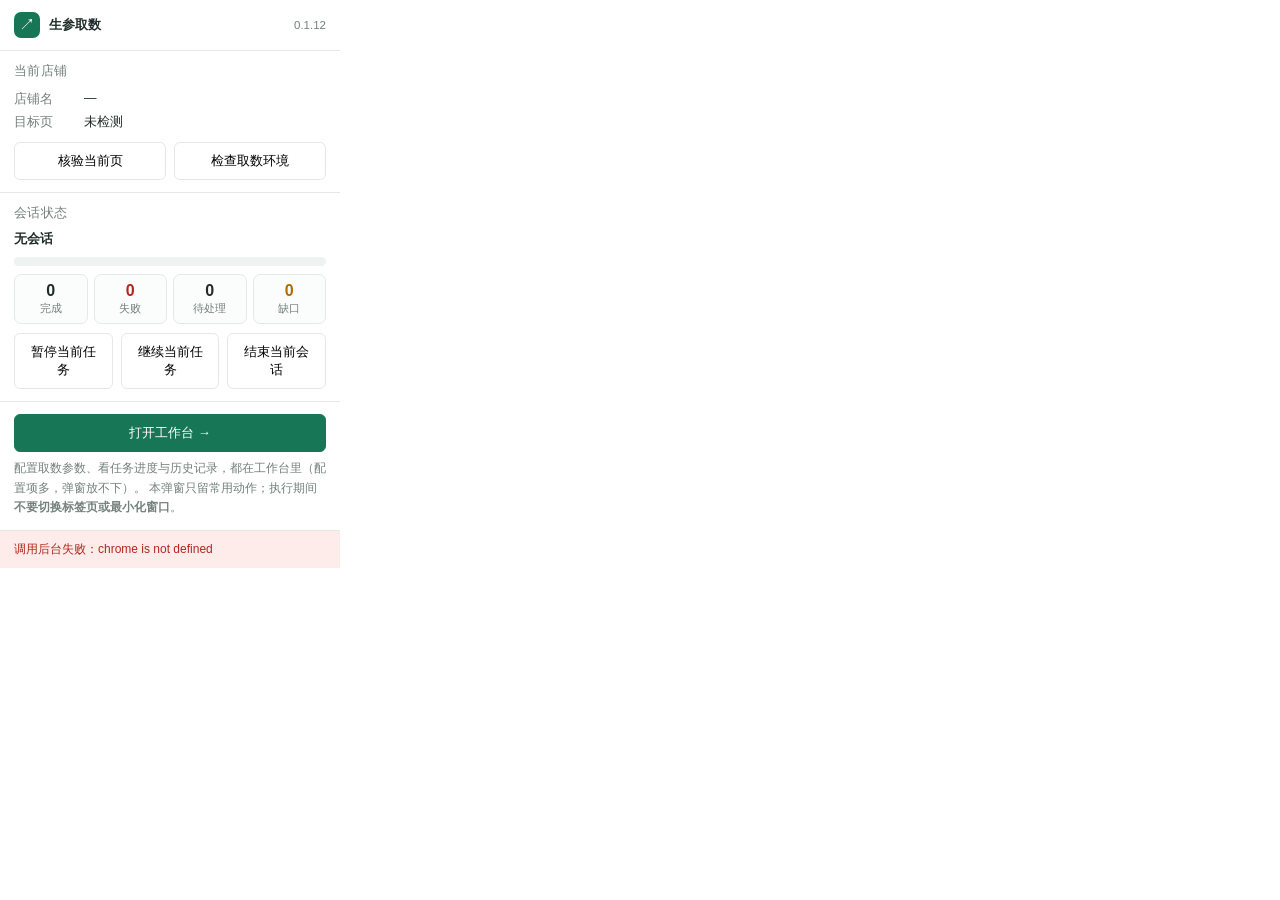
<file: extensions/general-collector/popup.html>
<!doctype html>
<html lang="zh-CN">
<head>
<meta charset="utf-8">
<meta name="sr-version" content="0.1.12">
<title>生参通用取数</title>
<style>
:root{--green:#177655;--ink:#202c29;--muted:#74807b;--line:#e4e9e6;--warn:#b26a00;--err:#b3261e}
*{box-sizing:border-box}
body{width:340px;margin:0;font:13px 'Microsoft YaHei',sans-serif;color:var(--ink);background:#fff}
header{display:flex;align-items:center;gap:9px;padding:12px 14px;border-bottom:1px solid var(--line)}
.mark{display:grid;place-items:center;background:var(--green);color:#fff;width:26px;height:26px;border-radius:7px;font-size:16px}
header strong{flex:1}
.v{font-size:11.5px;color:var(--muted)}
.v.bad{color:var(--err);font-weight:700}
.lock{display:none;padding:9px 14px;background:#fdecea;color:var(--err);font-size:12px;line-height:1.6}
.lock.show{display:block}
section{padding:12px 14px;border-bottom:1px solid var(--line)}
h2{margin:0 0 8px;font-size:12.5px;color:var(--muted);font-weight:400;letter-spacing:.4px}
.row{display:flex;align-items:center;gap:8px}
.kv{display:flex;gap:10px;padding:3px 0;font-size:12.5px}
.kv span:first-child{color:var(--muted);min-width:60px}
.kv span:last-child{word-break:break-all}
.bar{height:9px;border-radius:5px;background:#eef2f0;overflow:hidden;margin:9px 0 8px}
.bar i{display:block;height:100%;background:var(--green);width:0;transition:width .3s}
.tiles{display:grid;grid-template-columns:repeat(4,1fr);gap:6px}
.tile{border:1px solid var(--line);border-radius:7px;padding:7px;text-align:center;background:#fbfdfc}
.tile b{display:block;font-size:16px}
.tile span{font-size:11px;color:var(--muted)}
.tile.failed b{color:var(--err)}
.tile.gap b{color:var(--warn)}
button{font:inherit;cursor:pointer;border:1px solid var(--line);background:#fff;border-radius:6px;padding:9px 11px}
button:hover:not(:disabled){background:#f0f5f2}
button:disabled{cursor:not-allowed;opacity:.45}
button.primary{background:var(--green);border-color:var(--green);color:#fff;width:100%}
button.primary:hover:not(:disabled){background:#125f45}
button.big{flex:1}
.msg{display:none;padding:9px 14px;font-size:12px;line-height:1.6}
.msg.show{display:block}
.msg.info{background:#eef4f1;color:var(--ink)}
.msg.ok{background:#e8f4ee;color:var(--green)}
.msg.err{background:#fdecea;color:var(--err)}
.hint{font-size:11.5px;color:var(--muted);line-height:1.7;margin-top:7px}
</style>
</head>
<body>
<header>
  <span class="mark">↗</span>
  <strong>生参取数</strong>
  <span class="v" id="versionValue">v…</span>
</header>
<div class="lock" id="lockBanner"></div>

<section>
  <h2>当前店铺</h2>
  <div class="kv"><span>店铺名</span><span id="storeName">—</span></div>
  <div class="kv"><span>目标页</span><span id="tabState">未检测</span></div>
  <div class="row" style="margin-top:8px">
    <button class="big" id="btnReadStore">核验当前页</button>
    <button class="big" id="btnPreflight">检查取数环境</button>
  </div>
</section>

<section>
  <h2>会话状态</h2>
  <div class="row" style="justify-content:space-between">
    <b id="sessionStatus">无会话</b>
    <span class="hint" id="sessionRange" style="margin:0"></span>
  </div>
  <div class="bar"><i id="progressBar"></i></div>
  <div class="tiles">
    <div class="tile"><b id="cDone">0</b><span>完成</span></div>
    <div class="tile failed"><b id="cFailed">0</b><span>失败</span></div>
    <div class="tile"><b id="cPending">0</b><span>待处理</span></div>
    <div class="tile gap"><b id="cGap">0</b><span>缺口</span></div>
  </div>
  <div class="row" style="margin-top:9px">
    <button class="big" id="btnPause" title="当前报表完成后暂停，保留进度">暂停当前任务</button>
    <button class="big" id="btnResume">继续当前任务</button>
    <button class="big" id="btnEnd" title="剩余报表记为缺口，结束后不能直接继续">结束当前会话</button>
  </div>
</section>

<section>
  <button class="primary" id="btnWorkspace">打开工作台 →</button>
  <div class="hint">
    配置取数参数、看任务进度与历史记录，都在工作台里（配置项多，弹窗放不下）。
    本弹窗只留常用动作；执行期间<b>不要切换标签页或最小化窗口</b>。
  </div>
</section>

<div class="msg" id="msg"></div>

<script src="selectors.js"></script>
<script src="availability.js"></script>
<script src="core.js"></script>
<script src="ui-core.js"></script>
<script src="popup.js"></script>
</body>
</html>
</file>
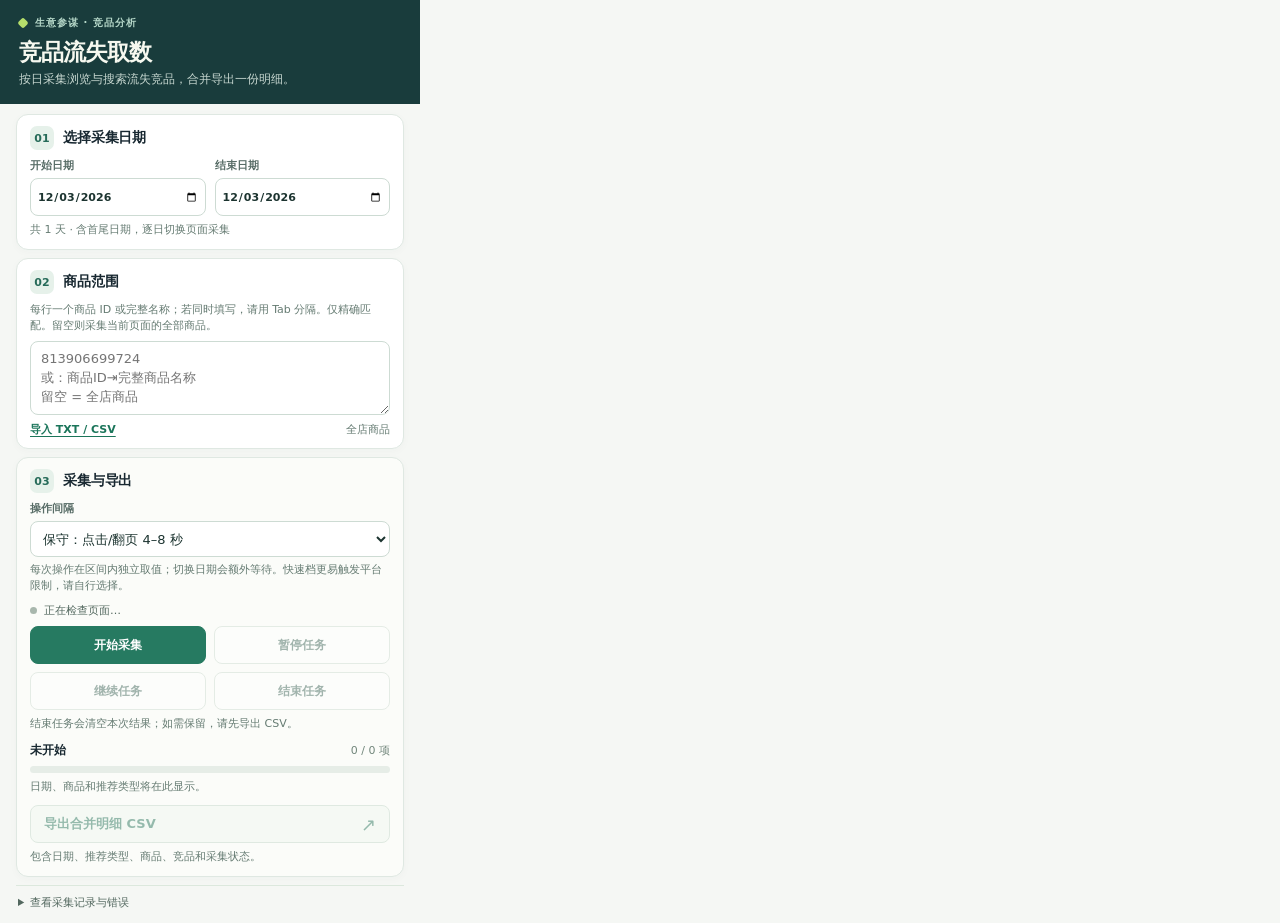
<file: extensions/product-loss-collector/popup.html>
<!doctype html>
<html lang="zh-CN">
<head>
  <meta charset="utf-8">
  <meta name="viewport" content="width=device-width, initial-scale=1">
  <title>竞品流失取数</title>
  <link rel="stylesheet" href="popup.css">
</head>
<body>
  <main>
    <header class="masthead">
      <div class="eyebrow"><span class="mark"></span> 生意参谋 · 竞品分析</div>
      <h1>竞品流失取数</h1>
      <p>按日采集浏览与搜索流失竞品，合并导出一份明细。</p>
    </header>

    <section class="panel" aria-labelledby="range-title">
      <div class="section-head"><span class="step">01</span><h2 id="range-title">选择采集日期</h2></div>
      <div class="date-grid">
        <label>开始日期<input id="start-date" type="date"></label>
        <label>结束日期<input id="end-date" type="date"></label>
      </div>
      <p class="micro" id="range-summary">含首尾日期，逐日切换页面采集。</p>
    </section>

    <section class="panel" aria-labelledby="items-title">
      <div class="section-head"><span class="step">02</span><h2 id="items-title">商品范围</h2></div>
      <p class="micro">每行一个商品 ID 或完整名称；若同时填写，请用 Tab 分隔。仅精确匹配。留空则采集当前页面的全部商品。</p>
      <textarea id="items" rows="3" spellcheck="false" placeholder="813906699724&#10;或：商品ID⇥完整商品名称&#10;留空 = 全店商品"></textarea>
      <div class="item-tools"><label class="upload" for="file">导入 TXT / CSV</label><input id="file" type="file" accept=".txt,.csv,text/plain,text/csv"><span id="item-count">0 个商品</span></div>
    </section>

    <section class="run-panel" aria-labelledby="run-title">
      <div class="section-head"><span class="step">03</span><h2 id="run-title">采集与导出</h2></div>
      <label class="pace-label" for="pace">操作间隔</label>
      <select id="pace" aria-describedby="pace-hint">
        <option value="fast">快速：点击/翻页 0.5–1 秒</option>
        <option value="gentle">舒缓：点击/翻页 2–4 秒</option>
        <option value="conservative" selected>保守：点击/翻页 4–8 秒</option>
        <option value="verySlow">更慢：点击/翻页 8–15 秒</option>
      </select>
      <p class="micro" id="pace-hint">每次操作在区间内独立取值；切换日期会额外等待。快速档更易触发平台限制，请自行选择。</p>
      <div class="connection"><span class="dot" id="connection-dot"></span><span id="connection-text">正在检查页面…</span></div>
      <div class="actions"><button id="start" class="primary">开始采集</button><button id="pause" class="secondary" disabled>暂停任务</button><button id="resume" class="secondary" disabled>继续任务</button><button id="stop" class="secondary" disabled>结束任务</button></div>
      <p class="micro">结束任务会清空本次结果；如需保留，请先导出 CSV。</p>
      <div class="progress-head"><strong id="status">未开始</strong><span id="progress-text">0 / 0 项</span></div>
      <div class="progress-track" role="progressbar" aria-label="采集进度" aria-valuemin="0" aria-valuemax="100" aria-valuenow="0"><div id="progress-bar"></div></div>
      <p class="micro" id="current">日期、商品和推荐类型将在此显示。</p>
      <button id="export" class="export" disabled>导出合并明细 CSV <span>↗</span></button>
      <p class="micro" id="export-note">包含日期、推荐类型、商品、竞品和采集状态。</p>
    </section>

    <details class="diagnostics"><summary>查看采集记录与错误</summary><ol id="log"></ol></details>
  </main>
  <script src="competitor-core.js"></script>
  <script src="collector-task-state.js"></script>
  <script src="popup-bridge.js"></script>
  <script src="competitor-popup.js"></script>
</body>
</html>
</file>
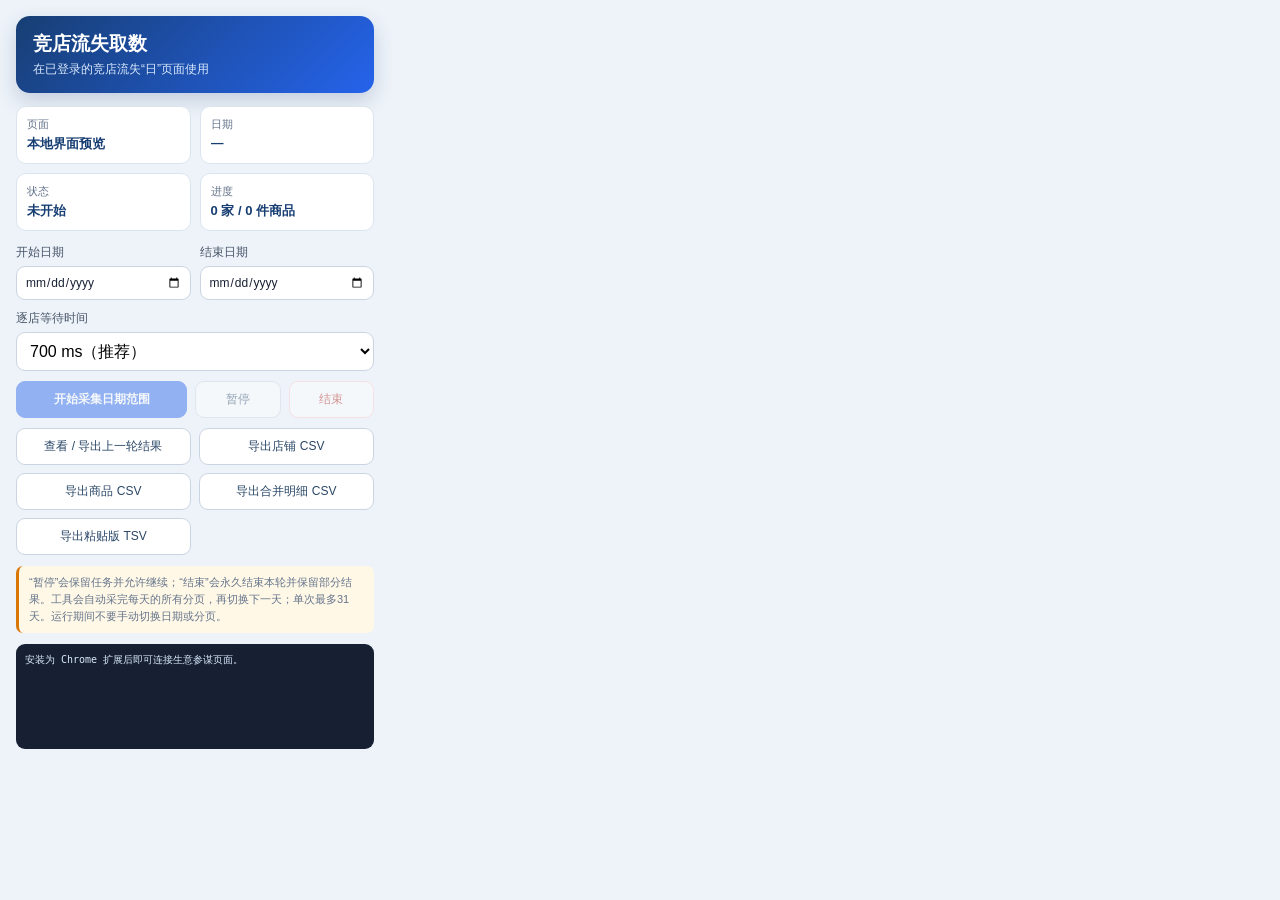
<file: extensions/store-loss-collector/popup.html>
<!doctype html>
<html lang="zh-CN">
<head>
  <meta charset="utf-8">
  <meta name="viewport" content="width=device-width,initial-scale=1">
  <title>竞店流失取数</title>
  <link rel="stylesheet" href="popup.css">
</head>
<body>
  <main>
    <header>
      <h1>竞店流失取数</h1>
      <p>在已登录的竞店流失“日”页面使用</p>
    </header>

    <section class="status-card">
      <div><span>页面</span><strong id="page-status">检查中</strong></div>
      <div><span>日期</span><strong id="date-value">—</strong></div>
      <div><span>状态</span><strong id="run-status">未开始</strong></div>
      <div><span>进度</span><strong id="progress-value">0 家 / 0 件商品</strong></div>
    </section>

    <div class="date-grid">
      <label for="start-date">开始日期<input id="start-date" type="date"></label>
      <label for="end-date">结束日期<input id="end-date" type="date"></label>
    </div>

    <label class="delay-label" for="delay-ms">逐店等待时间</label>
    <select id="delay-ms">
      <option value="500">500 ms（页面响应快）</option>
      <option value="700" selected>700 ms（推荐）</option>
      <option value="1000">1000 ms（更稳）</option>
      <option value="1500">1500 ms（网络较慢）</option>
    </select>

    <div class="button-row">
      <button id="start-button" class="primary">开始采集日期范围</button>
      <button id="stop-button">暂停</button>
      <button id="end-button" class="danger">结束</button>
    </div>

    <div class="export-grid">
      <button id="previous-button">查看 / 导出上一轮结果</button>
      <button id="export-stores">导出店铺 CSV</button>
      <button id="export-products">导出商品 CSV</button>
      <button id="export-combined">导出合并明细 CSV</button>
      <button id="export-layout">导出粘贴版 TSV</button>
    </div>

    <p class="hint">“暂停”会保留任务并允许继续；“结束”会永久结束本轮并保留部分结果。工具会自动采完每天的所有分页，再切换下一天；单次最多31天。运行期间不要手动切换日期或分页。</p>
    <pre id="log-view">等待开始</pre>
  </main>
  <script src="collector-core.js"></script>
  <script src="popup.js"></script>
</body>
</html>
</file>
<file: docs/style.css>
:root {
  --ink: #14231f;
  --paper: #f4f3ed;
  --white: #fff;
  --coral: #e9583f;
  --lime: #dcec75;
  --teal: #0e7c72;
  --blue: #3d6de7;
  --yellow: #f1c94d;
  --line: #d8d9d2;
  --muted: #68716c;
  --display: "Source Han Serif SC", "Noto Serif CJK SC", "Songti SC", serif;
  --body: "IBM Plex Sans", "Noto Sans SC", "Microsoft YaHei", sans-serif;
}

* { box-sizing: border-box; }
html { scroll-behavior: smooth; }
body { margin: 0; color: var(--ink); background: var(--paper); font-family: var(--body); font-size: 15px; line-height: 1.7; letter-spacing: 0; }
a { color: inherit; text-decoration: none; }
button, select { font: inherit; letter-spacing: 0; }
button { cursor: pointer; }
.skip-link { position: fixed; left: 16px; top: -60px; z-index: 100; background: var(--lime); padding: 8px 14px; border-radius: 4px; }
.skip-link:focus { top: 12px; }

.site-header { position: fixed; inset: 0 0 auto 0; z-index: 50; height: 66px; display: flex; align-items: center; padding: 0 clamp(18px, 4vw, 70px); color: var(--white); background: rgba(20, 35, 31, .95); border-bottom: 1px solid rgba(255,255,255,.14); }
.wordmark { display: flex; align-items: center; gap: 10px; font-weight: 750; }
.wordmark-mark { width: 30px; height: 30px; display: grid; place-items: center; color: var(--ink); background: var(--lime); border-radius: 3px; font-family: var(--display); }
.site-header nav { display: flex; gap: 30px; margin-left: auto; margin-right: 34px; font-size: 13px; color: #d9dfdc; }
.site-header nav a:hover { color: var(--lime); }
.header-action { border: 1px solid rgba(255,255,255,.45); padding: 7px 15px; border-radius: 4px; font-size: 13px; }

.hero { min-height: min(900px, 94vh); position: relative; overflow: hidden; display: grid; grid-template-columns: minmax(320px, .78fr) minmax(520px, 1.22fr); align-items: center; gap: clamp(40px, 5vw, 90px); padding: 110px clamp(24px, 6vw, 110px) 70px; color: var(--white); background: var(--ink); }
.hero-grid { position: absolute; inset: 66px 0 0; opacity: .18; border-top: 1px solid rgba(255,255,255,.22); border-bottom: 1px solid rgba(255,255,255,.12); }
.hero-grid::before { content: ""; position: absolute; inset: 12% 5% 18% 42%; border: 1px solid rgba(255,255,255,.22); border-left: 0; }
.hero-grid::after { content: ""; position: absolute; width: 34vw; height: 34vw; right: 8vw; top: 8vh; border: 1px solid var(--lime); transform: rotate(12deg); opacity: .45; }
.hero-copy, .hero-scene { position: relative; z-index: 2; }
.eyebrow { margin: 0 0 16px; font-size: 11px; font-weight: 800; color: var(--coral); text-transform: uppercase; letter-spacing: 0; }
.hero .eyebrow, .light .eyebrow, .cta .eyebrow { color: var(--lime); }
.hero h1 { margin: 0; font-family: var(--display); font-size: clamp(48px, 6vw, 86px); line-height: 1.08; font-weight: 750; }
.hero-lead { max-width: 620px; color: #d2d9d5; font-size: clamp(15px, 1.25vw, 19px); margin: 26px 0 30px; }
.hero-actions, .database-actions { display: flex; align-items: center; flex-wrap: wrap; gap: 12px; }
.button { min-height: 44px; display: inline-flex; align-items: center; justify-content: center; padding: 10px 20px; border: 1px solid transparent; border-radius: 5px; font-weight: 700; font-size: 13px; transition: transform .18s, background .18s; }
.button:hover { transform: translateY(-2px); }
.button.primary { background: var(--lime); color: var(--ink); }
.button.ghost { border-color: rgba(255,255,255,.5); color: white; }
.button.ghost:hover { background: rgba(255,255,255,.08); }
.button.dark { background: var(--ink); color: white; }
.button.ghost-light { color: white; border-color: rgba(255,255,255,.5); }
.hero-meta { display: flex; gap: 24px; margin-top: 40px; font-size: 12px; color: #aebbb5; }
.hero-meta span { padding-right: 24px; border-right: 1px solid rgba(255,255,255,.2); }
.hero-meta span:last-child { border-right: 0; }
.hero-meta b { display: block; font-size: 25px; line-height: 1.2; color: white; }
.hero-next { position: absolute; bottom: 22px; left: clamp(24px, 6vw, 110px); z-index: 3; font-size: 11px; color: #aebbb5; }

.hero-scene { min-width: 0; border: 1px solid rgba(255,255,255,.25); background: #ecede7; color: var(--ink); box-shadow: 26px 30px 0 rgba(220,236,117,.14); transform: rotate(1.2deg); }
.scene-topline { height: 44px; display: flex; justify-content: space-between; align-items: center; padding: 0 18px; background: white; border-bottom: 1px solid #d7dad5; font-size: 10px; color: #78807c; }
.scene-status { display: flex; align-items: center; gap: 7px; color: var(--teal); }
.scene-status i, .bi-side-foot i { display: block; width: 7px; height: 7px; border-radius: 50%; background: var(--teal); box-shadow: 0 0 0 4px rgba(14,124,114,.12); }
.scene-layout { display: grid; grid-template-columns: 112px 1fr; min-height: 450px; }
.scene-rail { display: flex; flex-direction: column; gap: 13px; padding: 20px 12px; background: #172722; color: #87958f; font-size: 10px; }
.scene-rail strong { color: var(--lime); margin-bottom: 18px; }
.scene-rail span { padding: 8px 10px; }
.scene-rail span.active { background: var(--lime); color: var(--ink); }
.scene-main { padding: 24px; min-width: 0; }
.scene-kpis { display: grid; grid-template-columns: repeat(3, 1fr); gap: 10px; }
.scene-kpis div { padding: 14px; background: white; border-top: 3px solid var(--coral); }
.scene-kpis span, .scene-kpis em { display: block; color: #7b847f; font-size: 9px; font-style: normal; }
.scene-kpis b { display: block; margin: 10px 0 4px; font-size: clamp(14px, 1.5vw, 22px); }
.scene-kpis em { color: var(--teal); }
.scene-chart { position: relative; height: 260px; margin-top: 18px; padding: 24px; background: white; border: 1px solid #dee0dc; overflow: hidden; }
.scene-bars { height: 170px; display: flex; align-items: end; gap: 8px; border-bottom: 1px solid #cfd3cf; }
.scene-bars i { flex: 1; min-width: 5px; background: var(--teal); opacity: .82; }
.scene-bars i:nth-child(1) { height: 38%; }.scene-bars i:nth-child(2) { height: 48%; }.scene-bars i:nth-child(3) { height: 32%; }.scene-bars i:nth-child(4) { height: 60%; }.scene-bars i:nth-child(5) { height: 54%; }.scene-bars i:nth-child(6) { height: 72%; }.scene-bars i:nth-child(7) { height: 64%; }.scene-bars i:nth-child(8) { height: 83%; }.scene-bars i:nth-child(9) { height: 70%; }.scene-bars i:nth-child(10) { height: 94%; }.scene-bars i:nth-child(11) { height: 80%; }.scene-bars i:nth-child(12) { height: 100%; background: var(--coral); }
.scene-note { position: absolute; right: 22px; top: 22px; padding: 10px 12px; background: var(--lime); box-shadow: 5px 6px 0 rgba(20,35,31,.14); }
.scene-note span, .scene-note b, .scene-note em { display: block; font-size: 9px; font-style: normal; }
.scene-note b { font-size: 12px; }.scene-note em { color: var(--teal); }

.section-band { padding: clamp(80px, 9vw, 140px) 24px; }
.section-inner { max-width: 1200px; margin: 0 auto; }
.section-inner.wide { max-width: 1440px; }
.section-heading { display: grid; grid-template-columns: minmax(280px, .7fr) minmax(300px, 1.3fr); gap: 40px; align-items: end; margin-bottom: 55px; }
.section-heading .eyebrow { grid-column: 1 / -1; margin-bottom: -20px; }
.section-heading h2 { margin: 0; max-width: 760px; font-family: var(--display); font-size: clamp(34px, 4.2vw, 58px); line-height: 1.16; }
.section-heading > p:last-child { margin: 0; color: var(--muted); max-width: 590px; }

.pipeline { background: var(--white); }
.pipeline-track { list-style: none; margin: 0; padding: 0; display: grid; grid-template-columns: repeat(7, 1fr); border-top: 1px solid var(--line); }
.pipeline-track li { position: relative; min-height: 170px; padding: 20px 14px 20px 0; border-right: 1px solid var(--line); }
.pipeline-track li::before { content: ""; position: absolute; top: -5px; left: 0; width: 9px; height: 9px; background: var(--coral); }
.pipeline-track li:last-child { border-right: 0; }
.pipeline-track span, .pipeline-track small, .pipeline-track b { display: block; }
.pipeline-track span { color: var(--coral); font-size: 11px; }
.pipeline-track b { margin-top: 38px; font-size: 16px; }
.pipeline-track small { color: var(--muted); font-size: 11px; margin-top: 4px; }

.collectors { background: var(--paper); }
.collector-grid { display: grid; grid-template-columns: repeat(3, 1fr); gap: 18px; align-items: stretch; }
.collector-card { position: relative; min-height: 475px; display: flex; flex-direction: column; padding: 28px; background: white; border: 1px solid var(--line); border-radius: 6px; overflow: hidden; }
.collector-card.feature { background: var(--lime); border-color: var(--lime); }
.collector-index { position: absolute; right: 22px; top: 15px; font-family: var(--display); font-size: 58px; color: rgba(20,35,31,.09); }
.version { margin: 0; font-size: 11px; color: var(--coral); font-weight: 800; }
.collector-card h3 { margin: 46px 0 14px; font-family: var(--display); font-size: 32px; }
.collector-card p { color: #56615c; }
.collector-card ul { margin: 20px 0 30px; padding: 0; list-style: none; }
.collector-card li { padding: 8px 0; border-bottom: 1px solid rgba(20,35,31,.12); font-size: 13px; }
.collector-card li::before { content: "＋"; margin-right: 7px; color: var(--coral); }
.collector-card a { margin-top: auto; font-weight: 800; font-size: 13px; }
.collector-card a::after { content: " ↓"; color: var(--coral); }

.dashboard { background: #172722; color: white; overflow: hidden; }
.section-heading.light > p:last-child { color: #b2beb8; }
.bi-shell { height: 760px; display: grid; grid-template-columns: 190px 1fr; color: #28332f; background: #f4f5f2; border: 1px solid rgba(255,255,255,.24); box-shadow: 22px 24px 0 rgba(220,236,117,.13); overflow: hidden; }
.bi-sidebar { display: flex; flex-direction: column; background: #fff; border-right: 1px solid #dde0dc; }
.bi-brand { height: 76px; display: flex; gap: 10px; align-items: center; padding: 0 18px; border-bottom: 1px solid #e9ebe7; }
.bi-brand > span { width: 34px; height: 34px; display: grid; place-items: center; background: var(--coral); color: white; border-radius: 4px; font-family: var(--display); font-size: 18px; }
.bi-brand b, .bi-brand small { display: block; }.bi-brand b { font-size: 13px; }.bi-brand small { color: #8a928e; font-size: 9px; margin-top: 2px; }
.bi-nav { padding: 26px 12px; display: grid; gap: 6px; }
.bi-nav button { height: 40px; border: 0; background: transparent; color: #68736e; text-align: left; padding: 0 13px; border-radius: 4px; font-size: 12px; }
.bi-nav button.active { background: #eef2dc; color: var(--ink); font-weight: 800; border-left: 3px solid var(--coral); }
.bi-side-foot { margin-top: auto; display: flex; align-items: center; gap: 9px; padding: 18px; border-top: 1px solid #e7e9e5; font-size: 10px; }
.bi-side-foot small { color: #87908c; }
.bi-workspace { min-width: 0; overflow: auto; }
.bi-toolbar { min-height: 76px; display: flex; justify-content: space-between; gap: 20px; align-items: center; padding: 14px 24px; background: white; border-bottom: 1px solid #dde0dc; }
.bi-title span, .bi-title b { display: block; }.bi-title span { color: var(--coral); font-size: 9px; font-weight: 800; }.bi-title b { font-size: 16px; }
.bi-controls { display: flex; gap: 8px; }
.bi-controls label { display: flex; align-items: center; gap: 6px; font-size: 9px; color: #7d8681; }
.bi-controls select { width: 116px; height: 32px; border: 1px solid #d8dcd7; border-radius: 4px; background: white; padding: 0 7px; color: var(--ink); font-size: 10px; }
.bi-view { display: none; padding: 20px; }.bi-view.active { display: block; }
.kpi-row { display: grid; grid-template-columns: repeat(5, minmax(120px, 1fr)); gap: 10px; }
.kpi-card { min-height: 100px; padding: 13px; background: white; border: 1px solid #e0e2de; border-top: 3px solid var(--teal); border-radius: 4px; }
.kpi-card:nth-child(2) { border-top-color: var(--coral); }.kpi-card:nth-child(3) { border-top-color: var(--blue); }.kpi-card:nth-child(4) { border-top-color: var(--yellow); }
.kpi-card span, .kpi-card b, .kpi-card em { display: block; }.kpi-card span { font-size: 9px; color: #7a847f; }.kpi-card b { margin: 9px 0 3px; font-size: clamp(15px, 1.4vw, 23px); font-variant-numeric: tabular-nums; }.kpi-card em { font-size: 9px; font-style: normal; color: var(--teal); }.kpi-card em.down { color: var(--coral); }
.bi-grid { display: grid; grid-template-columns: 1.7fr .8fr; grid-template-rows: 315px 210px; gap: 10px; margin-top: 10px; }
.bi-panel { background: white; border: 1px solid #e0e2de; border-radius: 4px; overflow: hidden; }
.panel-head { min-height: 52px; display: flex; align-items: center; justify-content: space-between; padding: 11px 15px; border-bottom: 1px solid #eceeeb; }
.panel-head b, .panel-head small { display: block; }.panel-head b { font-size: 11px; }.panel-head small { font-size: 8px; color: #8c9490; }.legend { font-size: 8px; color: #79827e; }.legend i { display: inline-block; width: 8px; height: 3px; background: var(--teal); }.legend i:nth-child(2) { background: #c9cec9; }
.trend-panel canvas { width: 100%; height: 250px; display: block; }
.mix-panel { grid-column: 2; grid-row: 1 / 3; }.mix-panel canvas { width: 100%; height: 240px; display: block; }
.mix-legend { padding: 0 18px; display: grid; gap: 8px; }.mix-legend div { display: flex; align-items: center; justify-content: space-between; font-size: 9px; }.mix-legend i { width: 8px; height: 8px; border-radius: 2px; margin-right: 7px; display: inline-block; }
.insight-panel { grid-column: 1; }.insight-list { padding: 8px 15px; display: grid; grid-template-columns: repeat(2, 1fr); gap: 7px; }.insight { padding: 8px 10px; background: #f5f6f2; border-left: 3px solid var(--coral); font-size: 9px; }.insight b { display: block; margin-bottom: 2px; font-size: 10px; }
.analysis-lead { min-height: 130px; padding: 20px 24px; color: white; background: var(--ink); }.analysis-lead span { color: var(--lime); font-size: 9px; font-weight: 800; }.analysis-lead b { display: block; margin: 8px 0; font-family: var(--display); font-size: 24px; }.analysis-lead p { margin: 0; font-size: 10px; color: #b9c4bf; }
.table-panel { margin-top: 10px; overflow: auto; } table { width: 100%; border-collapse: collapse; font-size: 11px; } th, td { padding: 14px 16px; text-align: left; border-bottom: 1px solid #eceeeb; white-space: nowrap; } th { color: #7b8580; background: #fafbf8; font-size: 9px; } td b { color: var(--teal); }.bar-cell { min-width: 190px; }.mini-bar { display: inline-block; height: 7px; margin-right: 8px; vertical-align: middle; background: var(--teal); }.mini-bar.negative { background: var(--coral); }
.governance-grid { display: grid; grid-template-columns: .7fr 1.3fr; gap: 10px; }.quality-score { min-height: 320px; display: flex; flex-direction: column; justify-content: center; align-items: center; color: white; background: var(--coral); }.quality-score span { font-size: 9px; }.quality-score b { font-family: var(--display); font-size: 82px; line-height: 1.1; }.quality-score small { font-size: 10px; }.check-list { display: grid; grid-template-columns: repeat(2, 1fr); gap: 10px; }.check-list > div { display: flex; align-items: center; gap: 13px; padding: 18px; background: white; border: 1px solid #e0e2de; }.check-list i { width: 12px; height: 12px; border-radius: 50%; background: var(--teal); }.check-list i.warn { background: var(--yellow); }.check-list b, .check-list small { display: block; }.check-list b { font-size: 11px; }.check-list small { color: #88918d; font-size: 9px; }.audit-line { margin-top: 10px; min-height: 110px; display: flex; align-items: center; justify-content: center; gap: 12px; padding: 20px; background: white; border: 1px solid #e0e2de; font-size: 9px; }.audit-line i { width: 36px; height: 1px; background: var(--coral); position: relative; }.audit-line i::after { content: ""; position: absolute; right: 0; top: -3px; border-left: 5px solid var(--coral); border-top: 3px solid transparent; border-bottom: 3px solid transparent; }

.database { background: var(--white); }
.database-layout { display: grid; grid-template-columns: .95fr 1.05fr; gap: clamp(40px, 8vw, 120px); align-items: center; }
.database-layout .section-heading { display: block; margin: 0; }.database-layout .section-heading .eyebrow { margin-bottom: 16px; }.database-layout .section-heading h2 { margin-bottom: 24px; }.database-layout .section-heading > p:last-of-type { margin-bottom: 28px; }
.text-link { font-weight: 800; color: var(--teal); font-size: 13px; }
.terminal { color: #e9efec; background: #18231f; border: 1px solid #31413a; box-shadow: 15px 16px 0 var(--lime); }
.terminal-bar { height: 40px; display: flex; align-items: center; gap: 7px; padding: 0 15px; border-bottom: 1px solid #31413a; }.terminal-bar span { width: 8px; height: 8px; border-radius: 50%; background: var(--coral); }.terminal-bar span:nth-child(2) { background: var(--yellow); }.terminal-bar span:nth-child(3) { background: var(--teal); }.terminal-bar b { margin-left: auto; color: #81928a; font-size: 9px; }
.terminal pre { margin: 0; padding: 25px; overflow-x: auto; font-size: 12px; line-height: 1.8; }.terminal em { color: var(--lime); font-style: normal; }
.principles { margin-top: 80px; display: grid; grid-template-columns: repeat(4, 1fr); border-top: 1px solid var(--line); border-bottom: 1px solid var(--line); }.principles div { padding: 24px 22px; border-right: 1px solid var(--line); }.principles div:last-child { border-right: 0; }.principles b, .principles span { display: block; }.principles b { margin-bottom: 8px; }.principles span { color: var(--muted); font-size: 12px; }

.cta { background: var(--coral); color: white; }
.cta-inner { max-width: 940px; margin-left: clamp(0px, 8vw, 120px); }
.cta h2 { max-width: 850px; margin: 0; font-family: var(--display); font-size: clamp(40px, 5.5vw, 72px); line-height: 1.12; }.cta p:not(.eyebrow) { max-width: 680px; margin: 24px 0 30px; color: #fff0ec; }
.cta .button.primary { background: var(--ink); color: white; }.cta .button + .button { margin-left: 8px; }
footer { min-height: 72px; display: flex; justify-content: space-between; align-items: center; padding: 0 clamp(24px, 6vw, 100px); color: #9ca8a2; background: var(--ink); font-size: 11px; }

.reveal { opacity: 1; transform: none; }
.hero .reveal { animation: hero-enter .7s ease both; }
.hero .delay-1 { animation-delay: .12s; }
@keyframes hero-enter { from { opacity: 0; transform: translateY(18px); } to { opacity: 1; transform: none; } }

@media (max-width: 1040px) {
  .site-header nav { display: none; }
  .header-action { margin-left: auto; }
  .hero { grid-template-columns: 1fr; padding-top: 125px; }
  .hero-scene { width: 100%; max-width: 820px; }
  .pipeline-track { grid-template-columns: repeat(4, 1fr); }
  .pipeline-track li { border-bottom: 1px solid var(--line); }
  .collector-grid { grid-template-columns: 1fr 1fr; }.collector-card:last-child { grid-column: 1 / -1; }
  .bi-shell { grid-template-columns: 150px 1fr; }
  .database-layout { grid-template-columns: 1fr; }
}

@media (max-width: 760px) {
  .site-header { height: 58px; }.wordmark { font-size: 13px; }.header-action { padding: 5px 10px; }
  .hero { min-height: 0; padding: 100px 18px 72px; gap: 52px; }.hero h1 { font-size: 47px; }.hero-meta { gap: 12px; }.hero-meta span { padding-right: 12px; }
  .hero-scene { transform: none; box-shadow: 10px 12px 0 rgba(220,236,117,.14); }.scene-layout { grid-template-columns: 74px 1fr; min-height: 350px; }.scene-rail { padding: 14px 8px; }.scene-main { padding: 12px; }.scene-kpis { grid-template-columns: 1fr 1fr; }.scene-kpis div:nth-child(3) { display: none; }.scene-chart { height: 205px; padding: 12px; }.scene-bars { height: 140px; }.scene-note { display: none; }
  .section-band { padding: 76px 18px; }.section-heading { display: block; }.section-heading .eyebrow { margin-bottom: 14px; }.section-heading h2 { margin-bottom: 20px; font-size: 37px; }
  .pipeline-track { grid-template-columns: 1fr 1fr; }.pipeline-track li { min-height: 135px; }.pipeline-track b { margin-top: 24px; }
  .collector-grid { grid-template-columns: 1fr; }.collector-card:last-child { grid-column: auto; }.collector-card { min-height: 420px; }
  .bi-shell { height: 850px; display: block; }.bi-sidebar { height: auto; display: block; border-right: 0; }.bi-brand { height: 58px; }.bi-nav { display: flex; padding: 7px; overflow-x: auto; }.bi-nav button { flex: 0 0 auto; }.bi-side-foot { display: none; }.bi-toolbar { align-items: flex-start; padding: 12px; }.bi-controls { display: grid; }.bi-controls label { justify-content: flex-end; }.bi-view { padding: 10px; }.kpi-row { grid-template-columns: 1fr 1fr; }.kpi-card:last-child { grid-column: 1 / -1; }.bi-grid { grid-template-columns: 1fr; grid-template-rows: 280px 210px 310px; }.mix-panel { grid-column: 1; grid-row: 3; }.insight-panel { grid-column: 1; }.insight-list { grid-template-columns: 1fr; }.governance-grid { grid-template-columns: 1fr; }.quality-score { min-height: 190px; }.check-list { grid-template-columns: 1fr 1fr; }.audit-line { overflow-x: auto; justify-content: flex-start; }
  .principles { grid-template-columns: 1fr 1fr; }.principles div:nth-child(2) { border-right: 0; }.principles div:nth-child(-n+2) { border-bottom: 1px solid var(--line); }
  .cta h2 { font-size: 42px; }.cta .button { width: 100%; }.cta .button + .button { margin: 9px 0 0; }
  footer { min-height: 100px; display: block; padding-top: 25px; } footer span { display: block; }
}

@media (prefers-reduced-motion: reduce) { html { scroll-behavior: auto; }.hero .reveal { animation: none; }.button { transition: none; } }
</file>
<file: extensions/product-loss-collector/popup.css>
:root{font-family:"Microsoft YaHei","PingFang SC",system-ui,sans-serif;color:#182831;background:#f5f7f4;font-size:13px}
*{box-sizing:border-box}body{margin:0;width:420px}main{padding:0 16px 13px}.masthead{margin:0 -16px 10px;padding:16px 19px;background:#193c3c;color:#f6f8ef}.eyebrow{display:flex;align-items:center;gap:8px;letter-spacing:.1em;font-size:10px;font-weight:700;color:#b7d9ca}.mark{width:8px;height:8px;background:#b5de6b;border-radius:2px;transform:rotate(45deg)}h1{font-size:23px;line-height:1.25;letter-spacing:-.04em;margin:8px 0 4px}header p{margin:0;color:#c7d7d0;font-size:12px;line-height:1.45}.panel,.run-panel{background:#fff;border:1px solid #dfe8e2;border-radius:12px;padding:11px 13px;margin-bottom:8px;box-shadow:0 2px 9px #1b453807}.section-head{display:flex;align-items:center;gap:9px;margin-bottom:8px}.step{display:grid;place-items:center;width:24px;height:24px;border-radius:7px;background:#e6f1ea;color:#266b59;font-size:11px;font-weight:800}h2{font-size:14px;margin:0;letter-spacing:-.01em}.date-grid{display:grid;grid-template-columns:1fr 1fr;gap:9px}.date-grid label{font-size:11px;font-weight:700;color:#586d67}input[type=date],textarea{width:100%;border:1px solid #cddbd3;border-radius:8px;background:#fff;color:#1c3430;font:inherit;outline:none}input[type=date]{display:block;margin-top:5px;padding:9px 6px;min-height:38px}input:focus,textarea:focus{border-color:#24866a;box-shadow:0 0 0 3px #d6eee2}.micro{font-size:11px;color:#657b72;line-height:1.45;margin:6px 0 0}textarea{display:block;resize:vertical;min-height:62px;padding:8px 10px;line-height:1.45;margin-top:7px}.item-tools{display:flex;align-items:center;justify-content:space-between;margin-top:7px}.upload{color:#1b755a;font-size:11px;font-weight:700;cursor:pointer;text-decoration:underline;text-underline-offset:3px}#file{position:absolute;width:1px;height:1px;opacity:0;overflow:hidden}#item-count{color:#657b72;font-size:11px}.run-panel{background:#fbfcf9}.connection{display:flex;align-items:center;gap:7px;color:#53685f;font-size:11px;margin:1px 0 8px}.dot{height:7px;width:7px;border-radius:50%;background:#a8b7ad}.dot.good{background:#46a979}.dot.bad{background:#d38b5d}.actions{display:grid;grid-template-columns:1fr 1fr;gap:8px}button{font:inherit;cursor:pointer;min-height:38px;border-radius:8px;font-weight:700}button:disabled{cursor:not-allowed;opacity:.45}.primary{background:#267a61;border:1px solid #267a61;color:#fff}.primary:hover:not(:disabled){background:#1d674f}.secondary{background:#fff;border:1px solid #cad9ce;color:#365f52}.secondary:hover:not(:disabled){background:#eaf4ed}.progress-head{display:flex;justify-content:space-between;align-items:baseline;margin-top:10px;font-size:12px}.progress-head span{font-size:11px;color:#71867b}.progress-track{height:7px;background:#e6ede7;border-radius:99px;overflow:hidden;margin-top:7px}.progress-track div{height:100%;width:0;background:#69b891;border-radius:99px;transition:width .2s}.export{width:100%;margin-top:10px;display:flex;justify-content:space-between;align-items:center;border:1px solid #bed4c5;color:#1b6b51;background:#eef7ef;padding:0 13px}.export:hover:not(:disabled){background:#e0f0e4}.export span{font-size:18px;font-weight:400}.diagnostics{border-top:1px solid #dce8dd;padding:9px 2px 0;color:#53685f}.diagnostics summary{cursor:pointer;font-size:11px}.diagnostics ol{max-height:100px;overflow:auto;padding-left:20px;font-size:11px;line-height:1.5;white-space:pre-wrap}.diagnostics li{margin-bottom:4px}
.pace-label{display:block;font-size:11px;font-weight:700;color:#586d67;margin-bottom:5px}#pace{width:100%;border:1px solid #cddbd3;border-radius:8px;background:#fff;color:#1c3430;font:inherit;padding:8px;min-height:36px}#pace-hint{margin:5px 0 9px}.connection{margin-top:5px}
.actions{grid-template-columns:1fr 1fr}.actions button{font-size:12px;padding:0 4px}#resume:not(:disabled){border-color:#267a61;color:#1b6b51;background:#eef7ef}
</file>
<file: extensions/store-loss-collector/popup.css>
:root{font-family:"Microsoft YaHei","PingFang SC",sans-serif;color:#172033;background:#eef3f9}
.date-grid{display:grid;grid-template-columns:1fr 1fr;gap:9px;margin:3px 0 10px}.date-grid label{display:block;color:#475569;font-size:12px}.date-grid input{display:block;width:100%;margin-top:5px;border:1px solid #cbd5e1;border-radius:9px;background:#fff;padding:8px;font:inherit;color:#172033}
*{box-sizing:border-box}body{margin:0;width:390px;background:#eef3f9}main{padding:16px}header{background:linear-gradient(135deg,#173e73,#2563eb);color:#fff;border-radius:14px;padding:15px 17px;box-shadow:0 8px 20px rgba(23,62,115,.2)}h1{font-size:19px;margin:0 0 4px}header p{font-size:12px;margin:0;color:#dbeafe}.status-card{display:grid;grid-template-columns:1fr 1fr;gap:9px;margin:13px 0}.status-card div{background:#fff;border:1px solid #dbe5f0;border-radius:10px;padding:10px}.status-card span{display:block;font-size:11px;color:#64748b}.status-card strong{display:block;margin-top:3px;font-size:13px;color:#173e73;overflow:hidden;text-overflow:ellipsis;white-space:nowrap}.delay-label{display:block;color:#475569;font-size:12px;margin:4px 0 5px}select{width:100%;border:1px solid #cbd5e1;border-radius:9px;background:#fff;padding:9px;font:inherit}.button-row,.export-grid{display:grid;gap:8px;margin-top:10px}.button-row{grid-template-columns:2fr 1fr}.export-grid{grid-template-columns:1fr 1fr}button{border:1px solid #cbd5e1;border-radius:9px;background:#fff;color:#294666;padding:9px 8px;font:inherit;font-size:12px;cursor:pointer}button:hover{background:#f8fbff}button:disabled{opacity:.45;cursor:not-allowed}.primary{background:#2563eb;border-color:#2563eb;color:#fff;font-weight:700}.primary:hover{background:#1d4ed8}.danger{color:#b42318;border-color:#fecaca}.hint{font-size:11px;line-height:1.55;color:#64748b;background:#fff8e7;border-left:3px solid #d97706;border-radius:7px;padding:8px 10px;margin:11px 0}pre{height:105px;overflow:auto;white-space:pre-wrap;background:#172033;color:#dbeafe;border-radius:9px;padding:9px;font-size:10px;line-height:1.45;margin:0}
.button-row{grid-template-columns:2fr 1fr 1fr}
</file>
